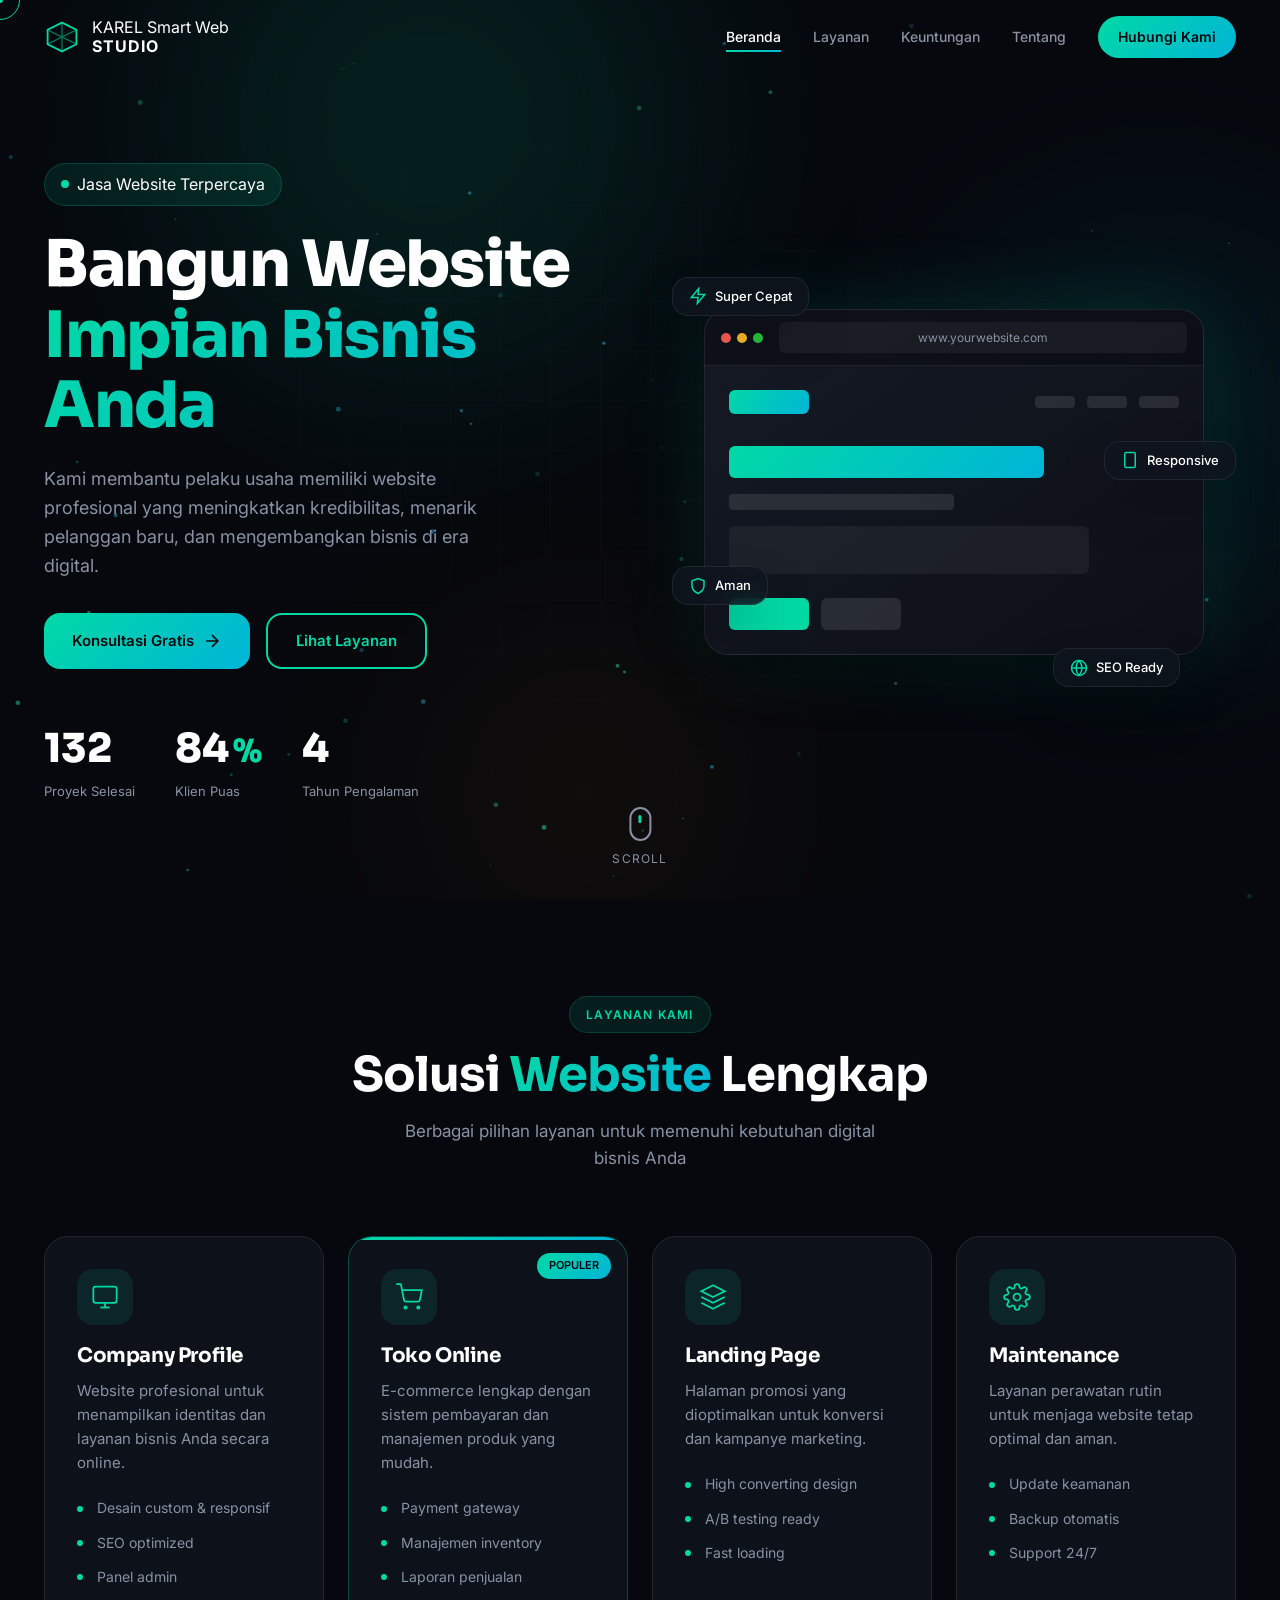
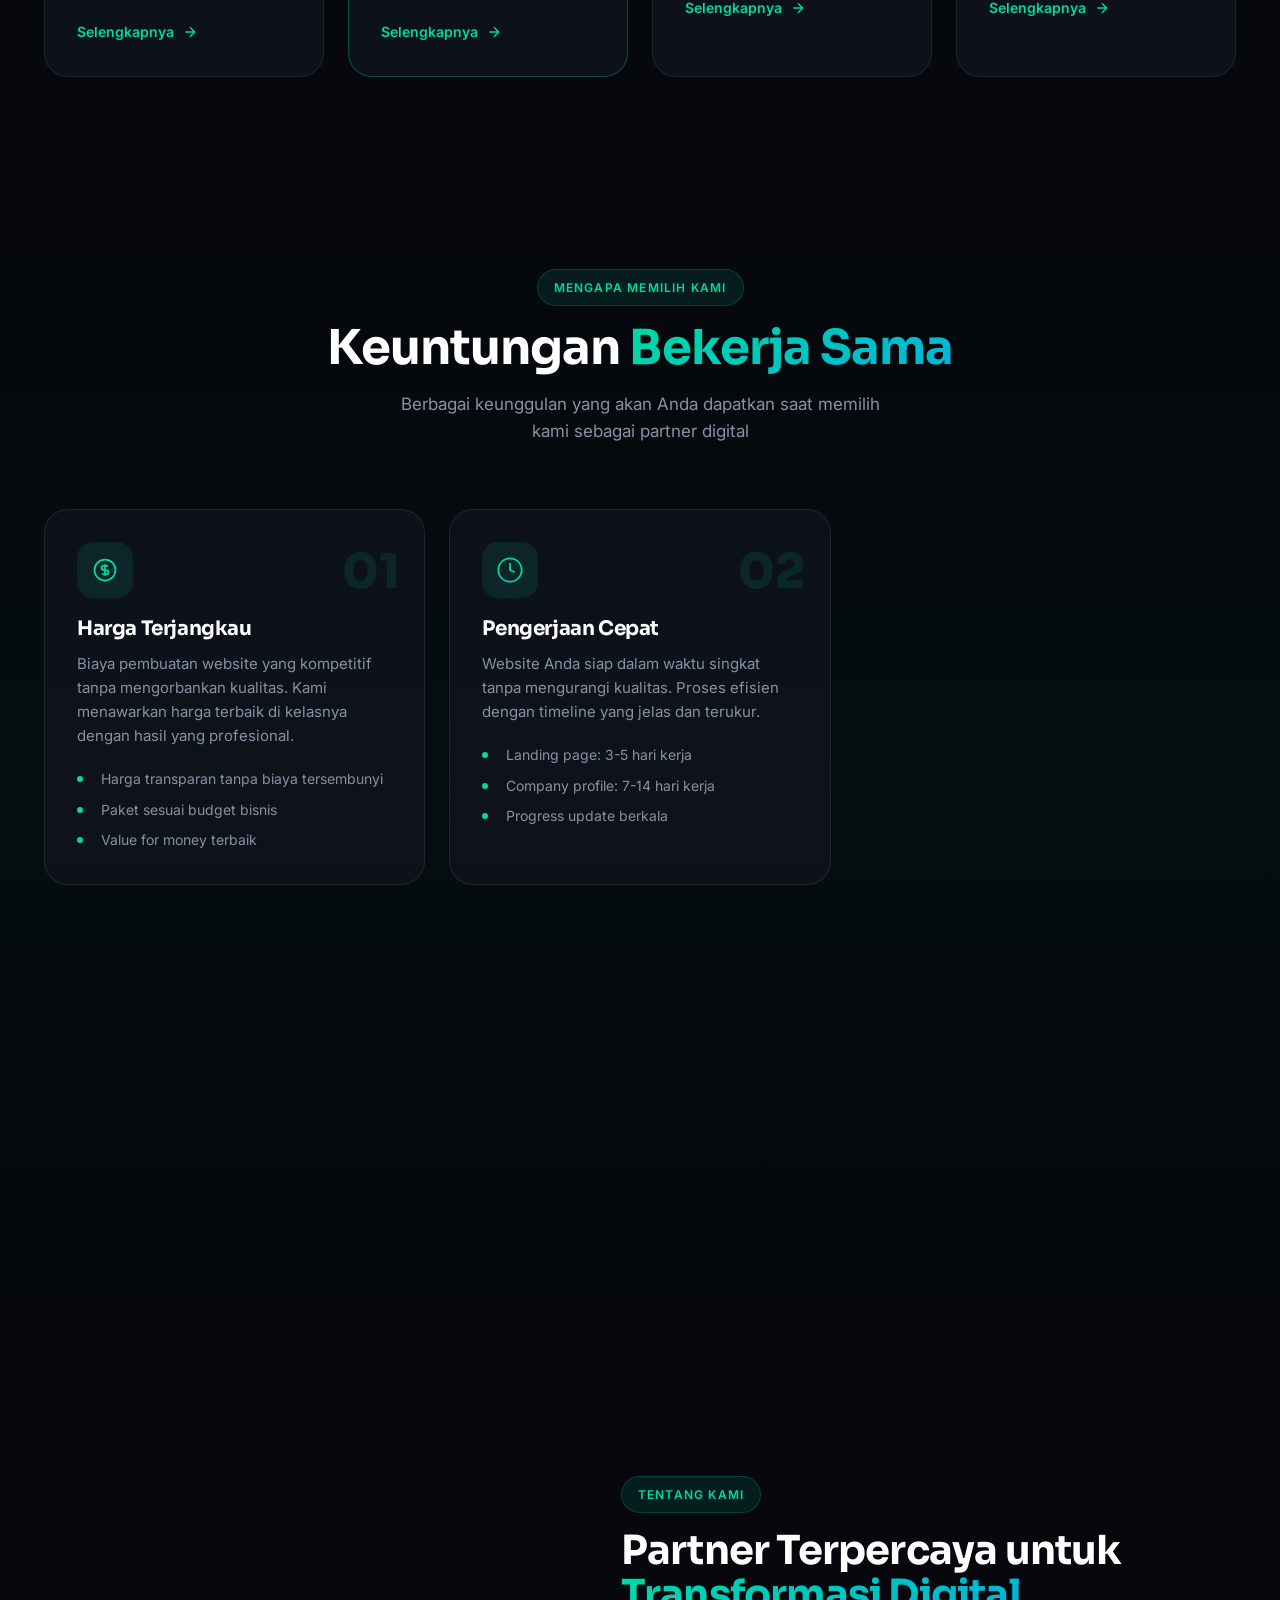
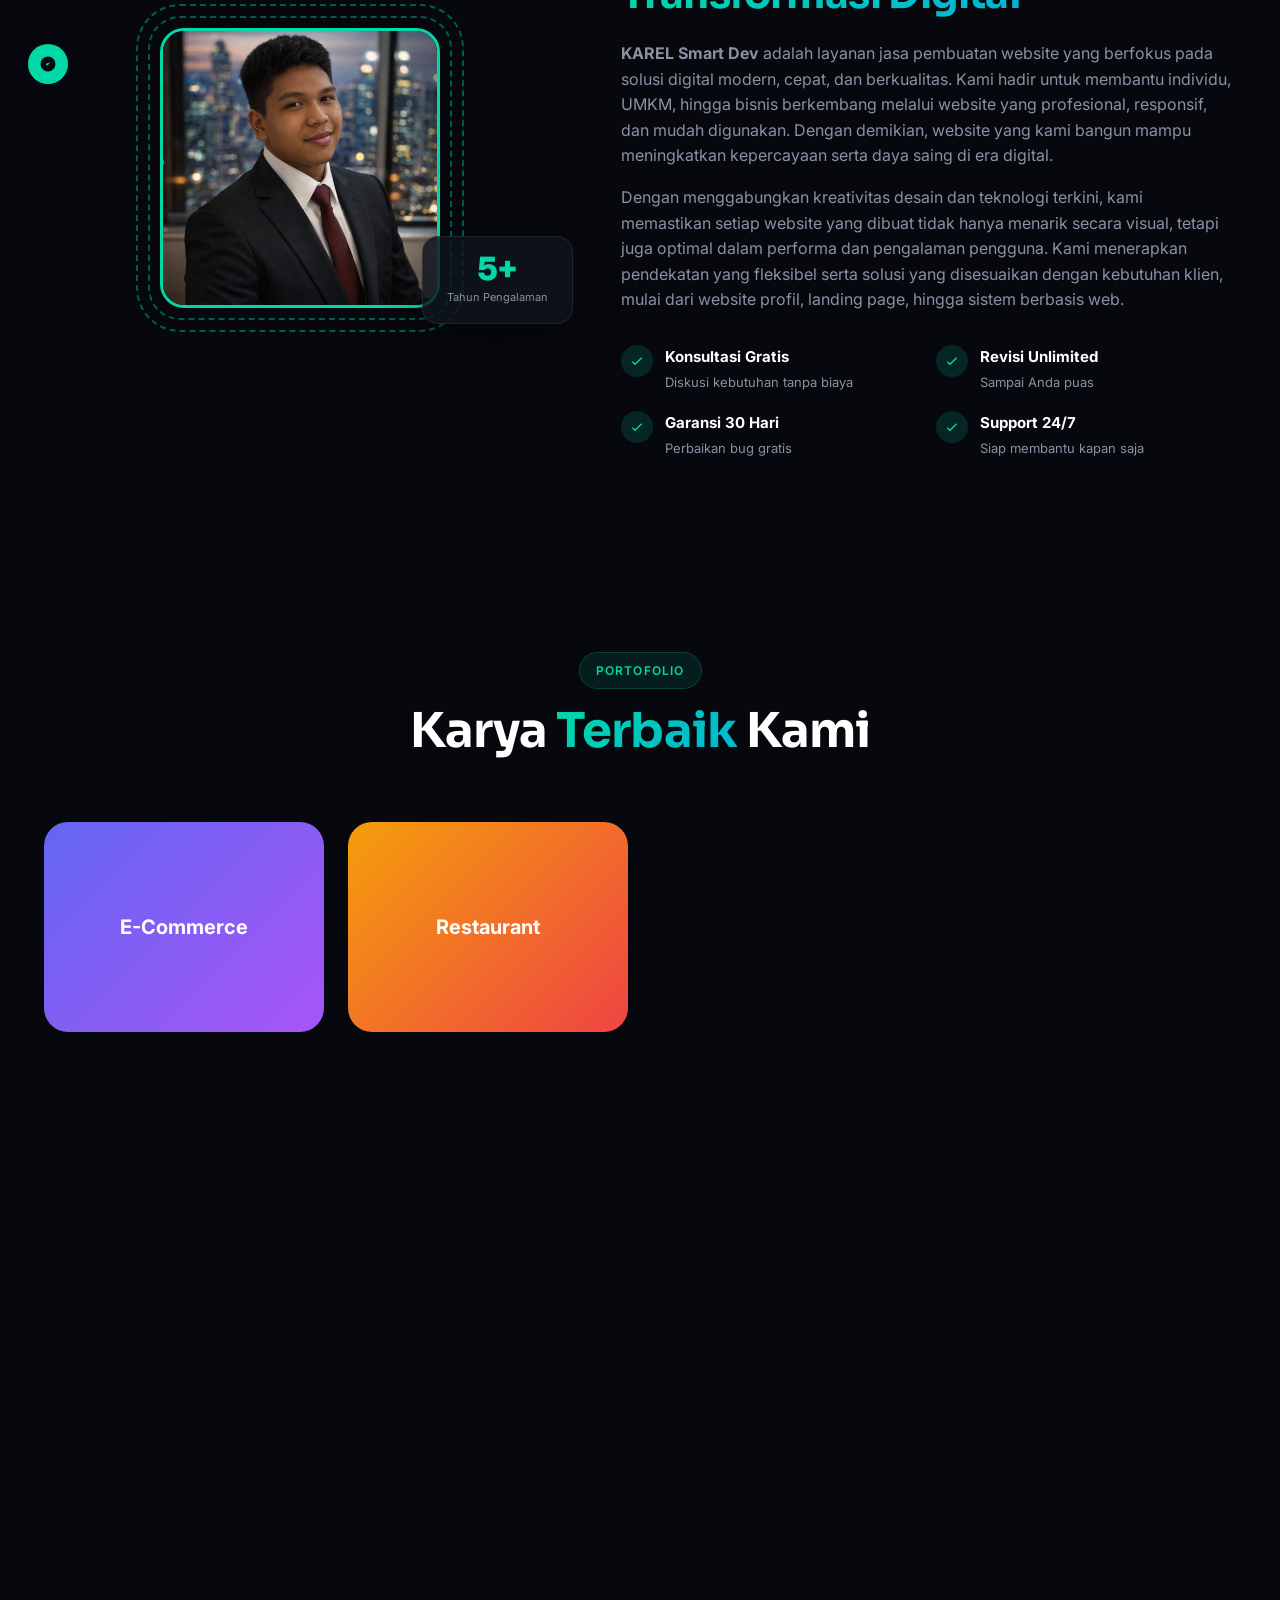
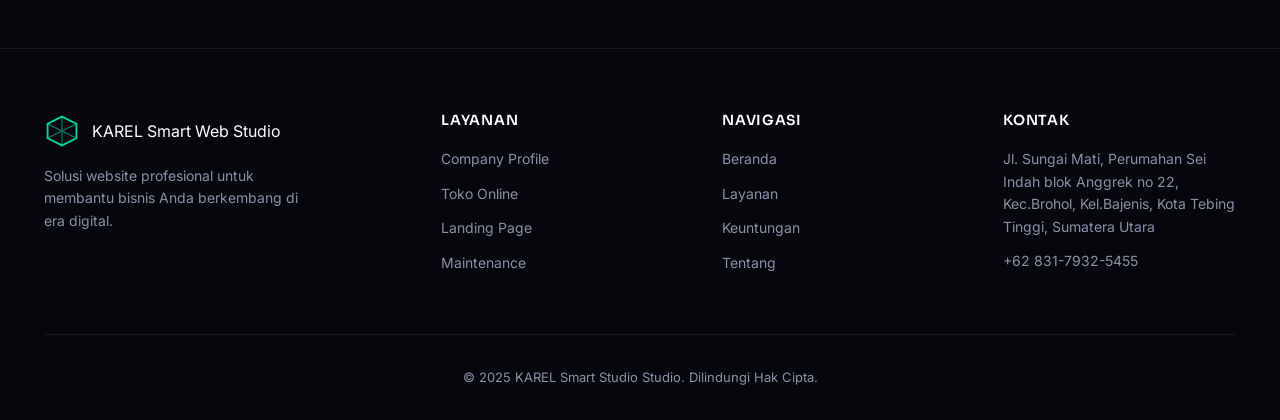
<file: index.html>
<!DOCTYPE html>
<html lang="id">
<head>
    <meta charset="UTF-8">
    <meta name="viewport" content="width=device-width, initial-scale=1.0">
    <title>KAREL Smart Web Studio - Jasa Pembuatan Website Profesional</title>

    <!-- Favicon -->
    <link rel="icon" type="image/jpeg" href="favicon-removebg-preview.png">

    <link rel="preconnect" href="https://fonts.googleapis.com">
    <link rel="preconnect" href="https://fonts.gstatic.com" crossorigin>
    <link href="https://fonts.googleapis.com/css2?family=Sora:wght@300;400;500;600;700;800&family=Inter:wght@300;400;500;600&display=swap" rel="stylesheet">
    <link rel="stylesheet" href="style.css">
</head>
<body>
    <!-- Preloader -->
    <div class="preloader" id="preloader">
        <div class="preloader-box">
            <div class="loader-ring">
                <svg viewBox="0 0 100 100">
                    <circle cx="50" cy="50" r="45" fill="none" stroke-width="4" stroke-linecap="round"/>
                </svg>
            </div>
            <span class="loader-text">Memuat</span>
        </div>
    </div>

    <!-- Cursor -->
    <div class="cursor-dot" id="cursorDot"></div>
    <div class="cursor-ring" id="cursorRing"></div>

    <!-- Background Canvas -->
    <canvas id="bgCanvas"></canvas>

    <!-- Navigation -->
    <header class="header" id="header">
        <nav class="nav container">
            <a href="index.html" class="logo">
                <div class="logo-icon">
                    <svg viewBox="0 0 40 40" fill="none">
                        <path d="M20 4L36 12V28L20 36L4 28V12L20 4Z" stroke="currentColor" stroke-width="2"/>
                        <path d="M20 4V36M4 12L36 28M36 12L4 28" stroke="currentColor" stroke-width="1.5" opacity="0.5"/>
                    </svg>
                </div>
                <span class="logo-text">
                    KAREL Smart Web <br>
                    <strong>STUDIO</strong>
                </span>
            </a>
            
            <div class="nav-menu" id="navMenu">
                <a href="index.html" class="nav-link active">Beranda</a>
                <a href="layanan.html" class="nav-link">Layanan</a>
                <a href="#keuntungan" class="nav-link">Keuntungan</a>
                <a href="#tentang" class="nav-link">Tentang</a>
                <a href="#kontak" class="nav-link nav-cta">Hubungi Kami</a>
            </div>

            <button class="nav-toggle" id="navToggle" aria-label="Menu">
                <span></span>
                <span></span>
                <span></span>
            </button>
        </nav>
    </header>

    <!-- Hero Section -->
    <section class="hero" id="hero">
        <div class="hero-bg">
            <div class="gradient-orb orb-1"></div>
            <div class="gradient-orb orb-2"></div>
            <div class="gradient-orb orb-3"></div>
            <div class="grid-overlay"></div>
        </div>

        <div class="container hero-container">
            <div class="hero-content">
                <div class="hero-badge reveal">
                    <span class="badge-pulse"></span>
                    <span>Jasa Website Terpercaya</span>
                </div>

                <h1 class="hero-title reveal">
                    <span class="title-row">Bangun Website</span>
                    <span class="title-row title-gradient">Impian Bisnis Anda</span>
                </h1>

                <p class="hero-desc reveal">
                    Kami membantu pelaku usaha memiliki website profesional yang meningkatkan 
                    kredibilitas, menarik pelanggan baru, dan mengembangkan bisnis di era digital.
                </p>

                <div class="hero-buttons reveal">
                    <a href="https://wa.me/6283179325455?text=Halo,%20Apakah%20ini%20jasa%20pembuatan%20website?" target="_blank" class="btn btn-primary">
                        <span>Konsultasi Gratis</span>
                        <svg width="20" height="20" viewBox="0 0 24 24" fill="none" stroke="currentColor" stroke-width="2">
                            <path d="M5 12h14M12 5l7 7-7 7"/>
                        </svg>
                    </a>
                    <a href="layanan.html" class="btn btn-outline">
                        Lihat Layanan
                    </a>
                </div>

                <div class="hero-stats reveal">
                    <div class="stat-box">
                        <span class="stat-num" data-count="150">0</span>
                        <span class="stat-label">Proyek Selesai</span>
                    </div>
                    <div class="stat-box">
                        <span class="stat-num" data-count="98">0</span>
                        <span class="stat-suffix">%</span>
                        <span class="stat-label">Klien Puas</span>
                    </div>
                    <div class="stat-box">
                        <span class="stat-num" data-count="5">0</span>
                        <span class="stat-label">Tahun Pengalaman</span>
                    </div>
                </div>
            </div>

            <div class="hero-visual reveal">
                <div class="visual-container">
                    <!-- 3D Card Mockup -->
                    <div class="card-mockup">
                        <div class="mockup-header">
                            <div class="mockup-dots">
                                <span></span><span></span><span></span>
                            </div>
                            <div class="mockup-url">www.yourwebsite.com</div>
                        </div>
                        <div class="mockup-body">
                            <div class="mockup-nav">
                                <div class="nav-item"></div>
                                <div class="nav-items">
                                    <span></span><span></span><span></span>
                                </div>
                            </div>
                            <div class="mockup-hero-content">
                                <div class="mockup-title"></div>
                                <div class="mockup-subtitle"></div>
                                <div class="mockup-text"></div>
                                <div class="mockup-btns">
                                    <div class="mockup-btn primary"></div>
                                    <div class="mockup-btn"></div>
                                </div>
                            </div>
                        </div>
                    </div>

                    <!-- Floating Elements -->
                    <div class="float-element el-1">
                        <svg viewBox="0 0 24 24" fill="none" stroke="currentColor" stroke-width="2">
                            <path d="M13 2L3 14h9l-1 8 10-12h-9l1-8z"/>
                        </svg>
                        <span>Super Cepat</span>
                    </div>
                    <div class="float-element el-2">
                        <svg viewBox="0 0 24 24" fill="none" stroke="currentColor" stroke-width="2">
                            <rect x="5" y="2" width="14" height="20" rx="2"/>
                            <line x1="12" y1="18" x2="12.01" y2="18"/>
                        </svg>
                        <span>Responsive</span>
                    </div>
                    <div class="float-element el-3">
                        <svg viewBox="0 0 24 24" fill="none" stroke="currentColor" stroke-width="2">
                            <path d="M12 22s8-4 8-10V5l-8-3-8 3v7c0 6 8 10 8 10z"/>
                        </svg>
                        <span>Aman</span>
                    </div>
                    <div class="float-element el-4">
                        <svg viewBox="0 0 24 24" fill="none" stroke="currentColor" stroke-width="2">
                            <circle cx="12" cy="12" r="10"/>
                            <path d="M2 12h20M12 2a15.3 15.3 0 0 1 4 10 15.3 15.3 0 0 1-4 10 15.3 15.3 0 0 1-4-10 15.3 15.3 0 0 1 4-10z"/>
                        </svg>
                        <span>SEO Ready</span>
                    </div>
                </div>
            </div>
        </div>

        <div class="scroll-indicator">
            <div class="scroll-mouse">
                <div class="scroll-dot"></div>
            </div>
            <span>Scroll</span>
        </div>
    </section>

    <!-- Services Section -->
    <section class="services" id="layanan">
        <div class="container">
            <div class="section-head">
                <span class="section-tag reveal">Layanan Kami</span>
                <h2 class="section-title reveal">
                    Solusi <span class="text-gradient">Website</span> Lengkap
                </h2>
                <p class="section-desc reveal">
                    Berbagai pilihan layanan untuk memenuhi kebutuhan digital bisnis Anda
                </p>
            </div>

            <div class="services-grid">
                <article class="service-card reveal">
                    <div class="card-glow"></div>
                    <div class="service-icon">
                        <svg viewBox="0 0 24 24" fill="none" stroke="currentColor" stroke-width="1.5">
                            <rect x="2" y="3" width="20" height="14" rx="2"/>
                            <line x1="8" y1="21" x2="16" y2="21"/>
                            <line x1="12" y1="17" x2="12" y2="21"/>
                        </svg>
                    </div>
                    <h3>Company Profile</h3>
                    <p>Website profesional untuk menampilkan identitas dan layanan bisnis Anda secara online.</p>
                    <ul class="service-list">
                        <li>Desain custom & responsif</li>
                        <li>SEO optimized</li>
                        <li>Panel admin</li>
                    </ul>
                    <a href="layanan.html" class="service-link">
                        Selengkapnya
                        <svg width="16" height="16" viewBox="0 0 24 24" fill="none" stroke="currentColor" stroke-width="2">
                            <path d="M5 12h14M12 5l7 7-7 7"/>
                        </svg>
                    </a>
                </article>

                <article class="service-card featured reveal">
                    <span class="featured-tag">Populer</span>
                    <div class="card-glow"></div>
                    <div class="service-icon">
                        <svg viewBox="0 0 24 24" fill="none" stroke="currentColor" stroke-width="1.5">
                            <circle cx="9" cy="21" r="1"/>
                            <circle cx="20" cy="21" r="1"/>
                            <path d="M1 1h4l2.68 13.39a2 2 0 0 0 2 1.61h9.72a2 2 0 0 0 2-1.61L23 6H6"/>
                        </svg>
                    </div>
                    <h3>Toko Online</h3>
                    <p>E-commerce lengkap dengan sistem pembayaran dan manajemen produk yang mudah.</p>
                    <ul class="service-list">
                        <li>Payment gateway</li>
                        <li>Manajemen inventory</li>
                        <li>Laporan penjualan</li>
                    </ul>
                    <a href="layanan.html" class="service-link">
                        Selengkapnya
                        <svg width="16" height="16" viewBox="0 0 24 24" fill="none" stroke="currentColor" stroke-width="2">
                            <path d="M5 12h14M12 5l7 7-7 7"/>
                        </svg>
                    </a>
                </article>

                <article class="service-card reveal">
                    <div class="card-glow"></div>
                    <div class="service-icon">
                        <svg viewBox="0 0 24 24" fill="none" stroke="currentColor" stroke-width="1.5">
                            <polygon points="12 2 2 7 12 12 22 7 12 2"/>
                            <polyline points="2 17 12 22 22 17"/>
                            <polyline points="2 12 12 17 22 12"/>
                        </svg>
                    </div>
                    <h3>Landing Page</h3>
                    <p>Halaman promosi yang dioptimalkan untuk konversi dan kampanye marketing.</p>
                    <ul class="service-list">
                        <li>High converting design</li>
                        <li>A/B testing ready</li>
                        <li>Fast loading</li>
                    </ul>
                    <a href="layanan.html" class="service-link">
                        Selengkapnya
                        <svg width="16" height="16" viewBox="0 0 24 24" fill="none" stroke="currentColor" stroke-width="2">
                            <path d="M5 12h14M12 5l7 7-7 7"/>
                        </svg>
                    </a>
                </article>

                <article class="service-card reveal">
                    <div class="card-glow"></div>
                    <div class="service-icon">
                        <svg viewBox="0 0 24 24" fill="none" stroke="currentColor" stroke-width="1.5">
                            <circle cx="12" cy="12" r="3"/>
                            <path d="M19.4 15a1.65 1.65 0 0 0 .33 1.82l.06.06a2 2 0 0 1-2.83 2.83l-.06-.06a1.65 1.65 0 0 0-1.82-.33 1.65 1.65 0 0 0-1 1.51V21a2 2 0 0 1-4 0v-.09A1.65 1.65 0 0 0 9 19.4a1.65 1.65 0 0 0-1.82.33l-.06.06a2 2 0 0 1-2.83-2.83l.06-.06a1.65 1.65 0 0 0 .33-1.82 1.65 1.65 0 0 0-1.51-1H3a2 2 0 0 1 0-4h.09A1.65 1.65 0 0 0 4.6 9a1.65 1.65 0 0 0-.33-1.82l-.06-.06a2 2 0 0 1 2.83-2.83l.06.06a1.65 1.65 0 0 0 1.82.33H9a1.65 1.65 0 0 0 1-1.51V3a2 2 0 0 1 4 0v.09a1.65 1.65 0 0 0 1 1.51 1.65 1.65 0 0 0 1.82-.33l.06-.06a2 2 0 0 1 2.83 2.83l-.06.06a1.65 1.65 0 0 0-.33 1.82V9c.26.604.852.997 1.51 1H21a2 2 0 0 1 0 4h-.09a1.65 1.65 0 0 0-1.51 1z"/>
                        </svg>
                    </div>
                    <h3>Maintenance</h3>
                    <p>Layanan perawatan rutin untuk menjaga website tetap optimal dan aman.</p>
                    <ul class="service-list">
                        <li>Update keamanan</li>
                        <li>Backup otomatis</li>
                        <li>Support 24/7</li>
                    </ul>
                    <a href="layanan.html" class="service-link">
                        Selengkapnya
                        <svg width="16" height="16" viewBox="0 0 24 24" fill="none" stroke="currentColor" stroke-width="2">
                            <path d="M5 12h14M12 5l7 7-7 7"/>
                        </svg>
                    </a>
                </article>
            </div>
        </div>
    </section>

    <!-- Benefits Section -->
    <section class="benefits" id="keuntungan">
        <div class="container">
            <div class="section-head">
                <span class="section-tag reveal">Mengapa Memilih Kami</span>
                <h2 class="section-title reveal">
                    Keuntungan <span class="text-gradient">Bekerja Sama</span>
                </h2>
                <p class="section-desc reveal">
                    Berbagai keunggulan yang akan Anda dapatkan saat memilih kami sebagai partner digital
                </p>
            </div>

            <div class="benefits-grid">
                <div class="benefit-card reveal">
                    <div class="benefit-num">01</div>
                    <div class="benefit-icon">
                        <svg viewBox="0 0 24 24" fill="none" stroke="currentColor" stroke-width="1.5">
                            <path d="M12 8c-1.657 0-3 .895-3 2s1.343 2 3 2 3 .895 3 2-1.343 2-3 2m0-8c1.11 0 2.08.402 2.599 1M12 8V7m0 1v8m0 0v1m0-1c-1.11 0-2.08-.402-2.599-1M21 12a9 9 0 11-18 0 9 9 0 0118 0z"/>
                        </svg>
                    </div>
                    <h3>Harga Terjangkau</h3>
                    <p>Biaya pembuatan website yang kompetitif tanpa mengorbankan kualitas. Kami menawarkan harga terbaik di kelasnya dengan hasil yang profesional.</p>
                    <ul class="benefit-points">
                        <li>Harga transparan tanpa biaya tersembunyi</li>
                        <li>Paket sesuai budget bisnis</li>
                        <li>Value for money terbaik</li>
                    </ul>
                </div>

                <div class="benefit-card reveal">
                    <div class="benefit-num">02</div>
                    <div class="benefit-icon">
                        <svg viewBox="0 0 24 24" fill="none" stroke="currentColor" stroke-width="1.5">
                            <circle cx="12" cy="12" r="10"/>
                            <polyline points="12 6 12 12 16 14"/>
                        </svg>
                    </div>
                    <h3>Pengerjaan Cepat</h3>
                    <p>Website Anda siap dalam waktu singkat tanpa mengurangi kualitas. Proses efisien dengan timeline yang jelas dan terukur.</p>
                    <ul class="benefit-points">
                        <li>Landing page: 3-5 hari kerja</li>
                        <li>Company profile: 7-14 hari kerja</li>
                        <li>Progress update berkala</li>
                    </ul>
                </div>

                <div class="benefit-card reveal">
                    <div class="benefit-num">03</div>
                    <div class="benefit-icon">
                        <svg viewBox="0 0 24 24" fill="none" stroke="currentColor" stroke-width="1.5">
                            <path d="M9 12l2 2 4-4m5.618-4.016A11.955 11.955 0 0112 2.944a11.955 11.955 0 01-8.618 3.04A12.02 12.02 0 003 9c0 5.591 3.824 10.29 9 11.622 5.176-1.332 9-6.03 9-11.622 0-1.042-.133-2.052-.382-3.016z"/>
                        </svg>
                    </div>
                    <h3>Garansi Kepuasan</h3>
                    <p>Kami berkomitmen penuh pada kepuasan Anda. Revisi tanpa batas hingga website sesuai dengan keinginan Anda.</p>
                    <ul class="benefit-points">
                        <li>Revisi unlimited sampai puas</li>
                        <li>Garansi bug 30 hari</li>
                        <li>Money back guarantee</li>
                    </ul>
                </div>

                <div class="benefit-card reveal">
                    <div class="benefit-num">04</div>
                    <div class="benefit-icon">
                        <svg viewBox="0 0 24 24" fill="none" stroke="currentColor" stroke-width="1.5">
                            <path d="M18.364 5.636l-3.536 3.536m0 5.656l3.536 3.536M9.172 9.172L5.636 5.636m3.536 9.192l-3.536 3.536M21 12a9 9 0 11-18 0 9 9 0 0118 0zm-5 0a4 4 0 11-8 0 4 4 0 018 0z"/>
                        </svg>
                    </div>
                    <h3>Support Responsif</h3>
                    <p>Tim support kami siap membantu kapan saja Anda butuhkan. Respons cepat dan solusi tepat untuk setiap kendala.</p>
                    <ul class="benefit-points">
                        <li>Respon dalam 1 jam kerja</li>
                        <li>Support via WhatsApp</li>
                        <li>Dedicated account manager</li>
                    </ul>
                </div>

                <div class="benefit-card reveal">
                    <div class="benefit-num">05</div>
                    <div class="benefit-icon">
                        <svg viewBox="0 0 24 24" fill="none" stroke="currentColor" stroke-width="1.5">
                            <path d="M10 20l4-16m4 4l4 4-4 4M6 16l-4-4 4-4"/>
                        </svg>
                    </div>
                    <h3>Desain Modern</h3>
                    <p>Website dengan desain terkini yang mengikuti tren dan best practice industri. Tampilan profesional yang meningkatkan kredibilitas bisnis.</p>
                    <ul class="benefit-points">
                        <li>Desain custom, bukan template</li>
                        <li>Desain yang user-friendly</li>
                        <li>Responsive di semua device</li>
                    </ul>
                </div>

                <div class="benefit-card reveal">
                    <div class="benefit-num">06</div>
                    <div class="benefit-icon">
                        <svg viewBox="0 0 24 24" fill="none" stroke="currentColor" stroke-width="1.5">
                            <path d="M9 19v-6a2 2 0 00-2-2H5a2 2 0 00-2 2v6a2 2 0 002 2h2a2 2 0 002-2zm0 0V9a2 2 0 012-2h2a2 2 0 012 2v10m-6 0a2 2 0 002 2h2a2 2 0 002-2m0 0V5a2 2 0 012-2h2a2 2 0 012 2v14a2 2 0 01-2 2h-2a2 2 0 01-2-2z"/>
                        </svg>
                    </div>
                    <h3>SEO Optimized</h3>
                    <p>Website dibangun dengan struktur SEO yang baik untuk meningkatkan visibilitas di mesin pencari Google.</p>
                    <ul class="benefit-points">
                        <li>On-page SEO optimized</li>
                        <li>Fast loading speed</li>
                        <li>Google Search Console setup</li>
                    </ul>
                </div>
            </div>
        </div>
    </section>

    <!-- About Section -->
    <section class="about" id="tentang">
        <div class="container">
            <div class="about-wrapper">
                <div class="about-image reveal">
                    <div class="image-box">
                        <div class="profile-frame">
                            <img src="oranh.jpg" alt="Foto Profil" class="profile-img" id="profileImg">
                            <div class="frame-ring ring-1"></div>
                            <div class="frame-ring ring-2"></div>
                        </div>
                        <div class="experience-badge">
                            <span class="exp-num">5+</span>
                            <span class="exp-text">Tahun Pengalaman</span>
                        </div>
                        <div class="verified-badge">
                            <svg viewBox="0 0 24 24" fill="currentColor">
                                <path d="M9 12l2 2 4-4m6 2a9 9 0 11-18 0 9 9 0 0118 0z"/>
                            </svg>
                        </div>
                    </div>
                </div>

                <div class="about-content reveal">
                    <span class="section-tag">Tentang Kami</span>
                    <h2 class="about-title">
                        Partner Terpercaya untuk<br>
                        <span class="text-gradient">Transformasi Digital</span>
                    </h2>
                    <p class="about-text">
    <strong>KAREL Smart Dev</strong> adalah layanan jasa pembuatan website yang berfokus pada solusi digital modern, cepat, dan berkualitas. 
    Kami hadir untuk membantu individu, UMKM, hingga bisnis berkembang melalui website yang profesional, responsif, dan mudah digunakan. 
    Dengan demikian, website yang kami bangun mampu meningkatkan kepercayaan serta daya saing di era digital.
</p>

<p class="about-text">
    Dengan menggabungkan kreativitas desain dan teknologi terkini, kami memastikan setiap website yang dibuat tidak hanya menarik secara visual, 
    tetapi juga optimal dalam performa dan pengalaman pengguna. Kami menerapkan pendekatan yang fleksibel serta solusi yang disesuaikan 
    dengan kebutuhan klien, mulai dari website profil, landing page, hingga sistem berbasis web.
</p>
                    <div class="about-features">
                        <div class="about-feature">
                            <div class="af-icon">
                                <svg viewBox="0 0 24 24" fill="none" stroke="currentColor" stroke-width="2">
                                    <path d="M5 13l4 4L19 7"/>
                                </svg>
                            </div>
                            <div class="af-text">
                                <strong>Konsultasi Gratis</strong>
                                <span>Diskusi kebutuhan tanpa biaya</span>
                            </div>
                        </div>
                        <div class="about-feature">
                            <div class="af-icon">
                                <svg viewBox="0 0 24 24" fill="none" stroke="currentColor" stroke-width="2">
                                    <path d="M5 13l4 4L19 7"/>
                                </svg>
                            </div>
                            <div class="af-text">
                                <strong>Revisi Unlimited</strong>
                                <span>Sampai Anda puas</span>
                            </div>
                        </div>
                        <div class="about-feature">
                            <div class="af-icon">
                                <svg viewBox="0 0 24 24" fill="none" stroke="currentColor" stroke-width="2">
                                    <path d="M5 13l4 4L19 7"/>
                                </svg>
                            </div>
                            <div class="af-text">
                                <strong>Garansi 30 Hari</strong>
                                <span>Perbaikan bug gratis</span>
                            </div>
                        </div>
                        <div class="about-feature">
                            <div class="af-icon">
                                <svg viewBox="0 0 24 24" fill="none" stroke="currentColor" stroke-width="2">
                                    <path d="M5 13l4 4L19 7"/>
                                </svg>
                            </div>
                            <div class="af-text">
                                <strong>Support 24/7</strong>
                                <span>Siap membantu kapan saja</span>
                            </div>
                        </div>
                    </div>
                </div>
            </div>
        </div>
    </section>

    <!-- Portfolio Section -->
    <section class="portfolio" id="portofolio">
        <div class="container">
            <div class="section-head">
                <span class="section-tag reveal">Portofolio</span>
                <h2 class="section-title reveal">
                    Karya <span class="text-gradient">Terbaik</span> Kami
                </h2>
            </div>

            <div class="portfolio-grid">
                <article class="portfolio-card reveal">
                    <div class="portfolio-img" style="background: linear-gradient(135deg, #6366f1, #a855f7);">
                        <span>E-Commerce</span>
                    </div>
                    <div class="portfolio-overlay">
                        <span class="portfolio-cat">Toko Online</span>
                        <h3>Fashion Store</h3>
                        <p>Website e-commerce dengan fitur lengkap</p>
                    </div>
                </article>

                <article class="portfolio-card reveal">
                    <div class="portfolio-img" style="background: linear-gradient(135deg, #f59e0b, #ef4444);">
                        <span>Restaurant</span>
                    </div>
                    <div class="portfolio-overlay">
                        <span class="portfolio-cat">Company Profile</span>
                        <h3>Restoran & Kafe</h3>
                        <p>Website dengan menu digital</p>
                    </div>
                </article>

                <article class="portfolio-card reveal">
                    <div class="portfolio-img" style="background: linear-gradient(135deg, #06b6d4, #3b82f6);">
                        <span>Healthcare</span>
                    </div>
                    <div class="portfolio-overlay">
                        <span class="portfolio-cat">Sistem Informasi</span>
                        <h3>Klinik Kesehatan</h3>
                        <p>Sistem booking online</p>
                    </div>
                </article>

                <article class="portfolio-card reveal">
                    <div class="portfolio-img" style="background: linear-gradient(135deg, #10b981, #059669);">
                        <span>Property</span>
                    </div>
                    <div class="portfolio-overlay">
                        <span class="portfolio-cat">Real Estate</span>
                        <h3>Agen Properti</h3>
                        <p>Listing dengan filter pencarian</p>
                    </div>
                </article>
            </div>
        </div>
    </section>

    <!-- CTA Section -->
    <section class="cta-section" id="kontak">
        <div class="container">
            <div class="cta-box reveal">
                <div class="cta-bg">
                    <div class="cta-shape shape-1"></div>
                    <div class="cta-shape shape-2"></div>
                </div>
                <div class="cta-content">
                    <h2>Siap Membawa Bisnis Anda ke Era Digital?</h2>
                    <p>Konsultasikan kebutuhan website Anda sekarang. Tim kami siap membantu!</p>
                    <div class="cta-buttons">
                        <a href="https://wa.me/6283179325455?text=Halo,%20Apakah%20ini%20jasa%20pembuatan%20website?" target="_blank" class="btn btn-wa">
                            <svg width="24" height="24" viewBox="0 0 24 24" fill="currentColor">
                                <path d="M17.472 14.382c-.297-.149-1.758-.867-2.03-.967-.273-.099-.471-.148-.67.15-.197.297-.767.966-.94 1.164-.173.199-.347.223-.644.075-.297-.15-1.255-.463-2.39-1.475-.883-.788-1.48-1.761-1.653-2.059-.173-.297-.018-.458.13-.606.134-.133.298-.347.446-.52.149-.174.198-.298.298-.497.099-.198.05-.371-.025-.52-.075-.149-.669-1.612-.916-2.207-.242-.579-.487-.5-.669-.51-.173-.008-.371-.01-.57-.01-.198 0-.52.074-.792.372-.272.297-1.04 1.016-1.04 2.479 0 1.462 1.065 2.875 1.213 3.074.149.198 2.096 3.2 5.077 4.487.709.306 1.262.489 1.694.625.712.227 1.36.195 1.871.118.571-.085 1.758-.719 2.006-1.413.248-.694.248-1.289.173-1.413-.074-.124-.272-.198-.57-.347m-5.421 7.403h-.004a9.87 9.87 0 01-5.031-1.378l-.361-.214-3.741.982.998-3.648-.235-.374a9.86 9.86 0 01-1.51-5.26c.001-5.45 4.436-9.884 9.888-9.884 2.64 0 5.122 1.03 6.988 2.898a9.825 9.825 0 012.893 6.994c-.003 5.45-4.437 9.884-9.885 9.884m8.413-18.297A11.815 11.815 0 0012.05 0C5.495 0 .16 5.335.157 11.892c0 2.096.547 4.142 1.588 5.945L.057 24l6.305-1.654a11.882 11.882 0 005.683 1.448h.005c6.554 0 11.89-5.335 11.893-11.893a11.821 11.821 0 00-3.48-8.413z"/>
                            </svg>
                            <span>Chat WhatsApp</span>
                        </a>
                        <a href="https://maps.app.goo.gl/i7Uyxs25VHUaFj59A" target="_blank" class="btn btn-outline-light">
                            <svg width="20" height="20" viewBox="0 0 24 24" fill="none" stroke="currentColor" stroke-width="2">
                                <path d="M21 10c0 7-9 13-9 13s-9-6-9-13a9 9 0 0 1 18 0z"/>
                                <circle cx="12" cy="10" r="3"/>
                            </svg>
                            <span>Lihat Lokasi</span>
                        </a>
                    </div>
                </div>
            </div>
        </div>
    </section>

    <!-- Footer -->
    <footer class="footer">
        <div class="container">
            <div class="footer-grid">
                <div class="footer-brand">
                    <a href="index.html" class="logo">
                        <div class="logo-icon">
                            <svg viewBox="0 0 40 40" fill="none">
                                <path d="M20 4L36 12V28L20 36L4 28V12L20 4Z" stroke="currentColor" stroke-width="2"/>
                                <path d="M20 4V36M4 12L36 28M36 12L4 28" stroke="currentColor" stroke-width="1.5" opacity="0.5"/>
                            </svg>
                        </div>
                        <span class="logo-text">KAREL Smart Web Studio</span>
                    </a>
                    <p>Solusi website profesional untuk membantu bisnis Anda berkembang di era digital.</p>
                </div>
                <div class="footer-links">
                    <h4>Layanan</h4>
                    <ul>
                        <li><a href="layanan.html">Company Profile</a></li>
                        <li><a href="layanan.html">Toko Online</a></li>
                        <li><a href="layanan.html">Landing Page</a></li>
                        <li><a href="layanan.html">Maintenance</a></li>
                    </ul>
                </div>
                <div class="footer-links">
                    <h4>Navigasi</h4>
                    <ul>
                        <li><a href="index.html">Beranda</a></li>
                        <li><a href="layanan.html">Layanan</a></li>
                        <li><a href="#keuntungan">Keuntungan</a></li>
                        <li><a href="#tentang">Tentang</a></li>
                    </ul>
                </div>
                <div class="footer-contact">
                    <h4>Kontak</h4>
                    <p>Jl. Sungai Mati, Perumahan Sei Indah blok Anggrek no 22, Kec.Brohol, Kel.Bajenis, Kota Tebing Tinggi, Sumatera Utara</p>
                    <p>+62 831-7932-5455</p>
                </div>
            </div>
            <div class="footer-bottom">
                <p>&copy; 2025 KAREL Smart Studio Studio. Dilindungi Hak Cipta.</p>
            </div>
        </div>
    </footer>

    <script src="script.js"></script>
</body>
</html>
</file>
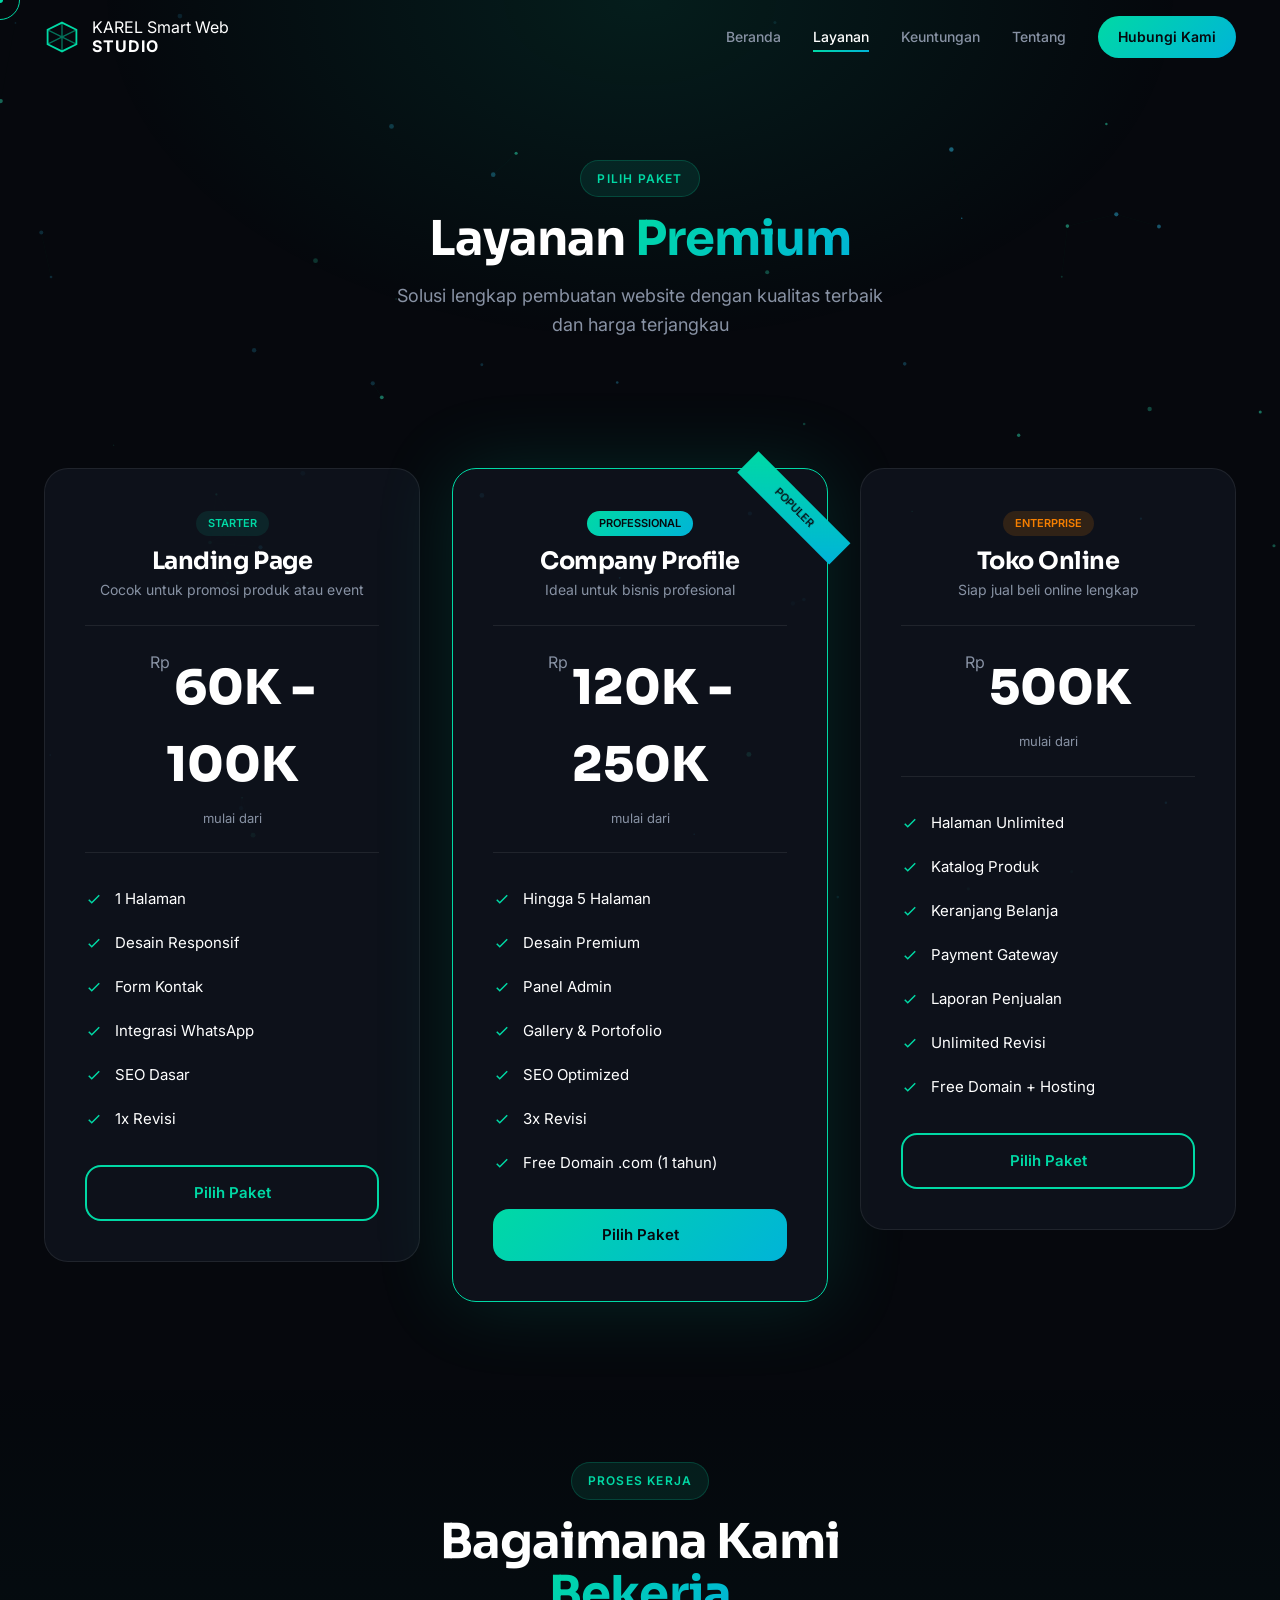
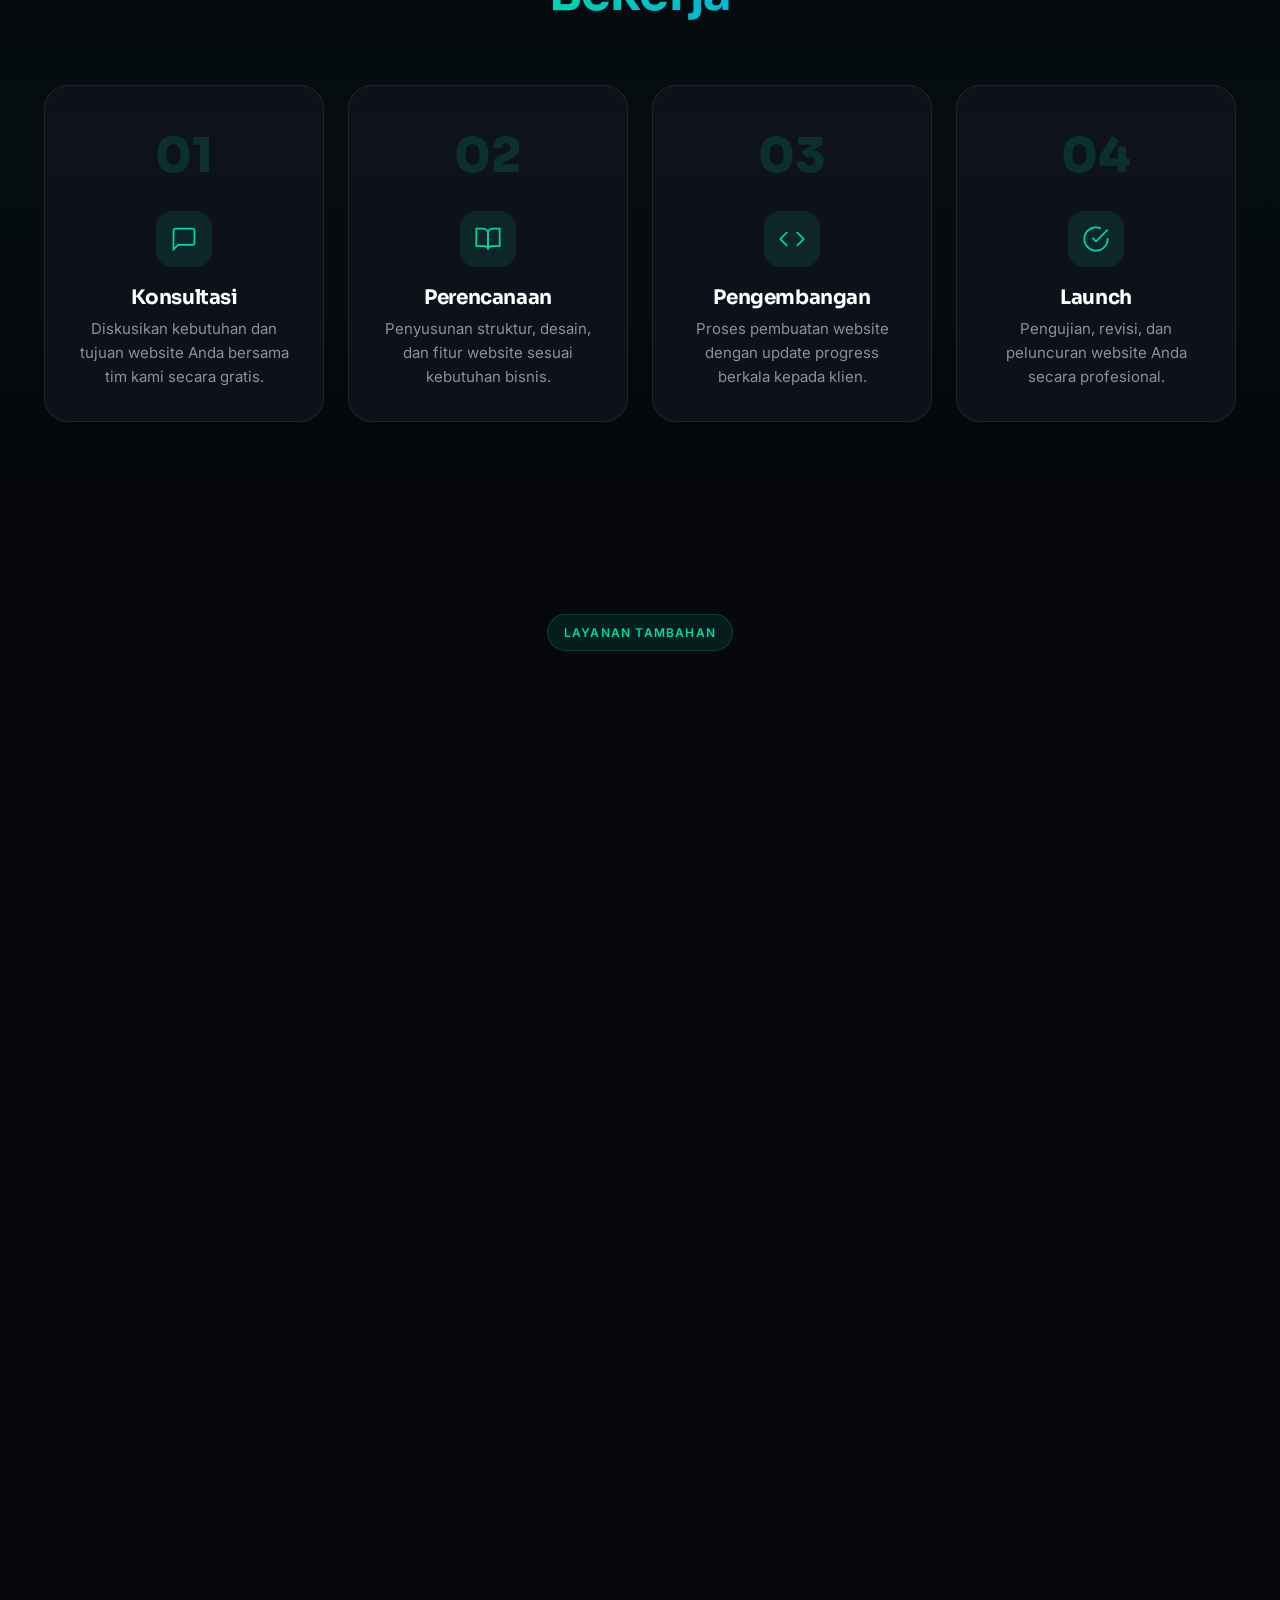
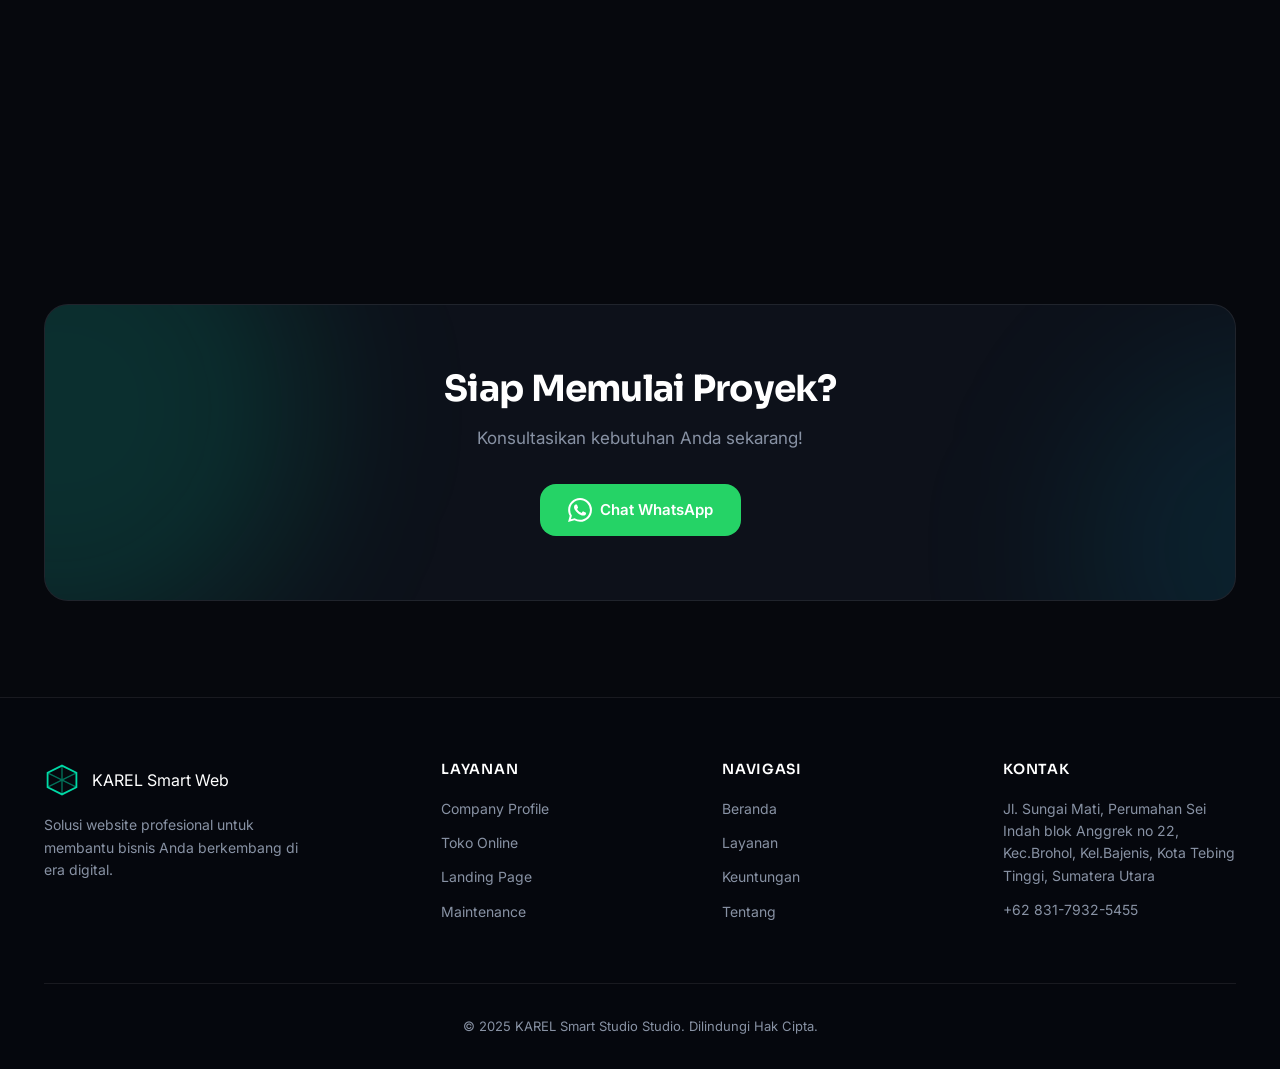
<file: layanan.html>
<!DOCTYPE html>
<html lang="id">
<head>
    <meta charset="UTF-8">
    <meta name="viewport" content="width=device-width, initial-scale=1.0">
    <title>Layanan - Jasa Pembuatan Website Profesional</title>

    <!-- Favicon -->
    <link rel="icon" type="image/jpeg" href="favicon-removebg-preview.png">

    <link rel="preconnect" href="https://fonts.googleapis.com">
    <link rel="preconnect" href="https://fonts.gstatic.com" crossorigin>
    <link href="https://fonts.googleapis.com/css2?family=Sora:wght@300;400;500;600;700;800&family=Inter:wght@300;400;500;600&display=swap" rel="stylesheet">
    <link rel="stylesheet" href="style.css">
</head>
<body>
    <!-- Preloader -->
    <div class="preloader" id="preloader">
        <div class="preloader-box">
            <div class="loader-ring">
                <svg viewBox="0 0 100 100">
                    <circle cx="50" cy="50" r="45" fill="none" stroke-width="4" stroke-linecap="round"/>
                </svg>
            </div>
            <span class="loader-text">Memuat</span>
        </div>
    </div>

    <!-- Cursor -->
    <div class="cursor-dot" id="cursorDot"></div>
    <div class="cursor-ring" id="cursorRing"></div>

    <!-- Background Canvas -->
    <canvas id="bgCanvas"></canvas>

    <!-- Navigation -->
    <header class="header" id="header">
        <nav class="nav container">
            <a href="index.html" class="logo">
                <div class="logo-icon">
                    <svg viewBox="0 0 40 40" fill="none">
                        <path d="M20 4L36 12V28L20 36L4 28V12L20 4Z" stroke="currentColor" stroke-width="2"/>
                        <path d="M20 4V36M4 12L36 28M36 12L4 28" stroke="currentColor" stroke-width="1.5" opacity="0.5"/>
                    </svg>
                </div>
                <span class="logo-text">
                    KAREL Smart Web <br>
                    <strong>STUDIO</strong>
                </span>
            </a>
            
            <div class="nav-menu" id="navMenu">
                <a href="index.html" class="nav-link">Beranda</a>
                <a href="layanan.html" class="nav-link active">Layanan</a>
                <a href="index.html#keuntungan" class="nav-link">Keuntungan</a>
                <a href="index.html#tentang" class="nav-link">Tentang</a>
                <a href="index.html#kontak" class="nav-link nav-cta">Hubungi Kami</a>
            </div>

            <button class="nav-toggle" id="navToggle" aria-label="Menu">
                <span></span>
                <span></span>
                <span></span>
            </button>
        </nav>
    </header>

    <!-- Page Hero -->
    <section class="page-hero">
        <div class="page-hero-bg"></div>
        <div class="container">
            <div class="page-hero-content reveal">
                <span class="section-tag">Pilih Paket</span>
                <h1>Layanan <span class="text-gradient">Premium</span></h1>
                <p>Solusi lengkap pembuatan website dengan kualitas terbaik dan harga terjangkau</p>
            </div>
        </div>
    </section>

    <!-- Pricing -->
    <section class="pricing">
        <div class="container">
            <div class="pricing-grid">
                <!-- Basic -->
                <div class="pricing-card reveal">
                    <div class="pricing-head">
                        <span class="pricing-badge">Starter</span>
                        <h3>Landing Page</h3>
                        <p>Cocok untuk promosi produk atau event</p>
                    </div>
                    <div class="pricing-price">
                        <span class="price-curr">Rp</span>
                        <span class="price-val">60K - 100K</span>
                        <span class="price-period">mulai dari</span>
                    </div>
                    <ul class="pricing-list">
                        <li><svg width="18" height="18" viewBox="0 0 24 24" fill="none" stroke="currentColor" stroke-width="2"><path d="M5 13l4 4L19 7"/></svg><span>1 Halaman</span></li>
                        <li><svg width="18" height="18" viewBox="0 0 24 24" fill="none" stroke="currentColor" stroke-width="2"><path d="M5 13l4 4L19 7"/></svg><span>Desain Responsif</span></li>
                        <li><svg width="18" height="18" viewBox="0 0 24 24" fill="none" stroke="currentColor" stroke-width="2"><path d="M5 13l4 4L19 7"/></svg><span>Form Kontak</span></li>
                        <li><svg width="18" height="18" viewBox="0 0 24 24" fill="none" stroke="currentColor" stroke-width="2"><path d="M5 13l4 4L19 7"/></svg><span>Integrasi WhatsApp</span></li>
                        <li><svg width="18" height="18" viewBox="0 0 24 24" fill="none" stroke="currentColor" stroke-width="2"><path d="M5 13l4 4L19 7"/></svg><span>SEO Dasar</span></li>
                        <li><svg width="18" height="18" viewBox="0 0 24 24" fill="none" stroke="currentColor" stroke-width="2"><path d="M5 13l4 4L19 7"/></svg><span>1x Revisi</span></li>
                    </ul>
                    <a href="https://wa.me/6283179325455?text=Halo,%20Apakah%20ini%20jasa%20pembuatan%20website?%20Saya%20tertarik%20paket%20Landing%20Page" target="_blank" class="btn btn-outline">Pilih Paket</a>
                </div>

                <!-- Pro -->
                <div class="pricing-card featured reveal">
                    <div class="featured-ribbon">Populer</div>
                    <div class="pricing-head">
                        <span class="pricing-badge pro">Professional</span>
                        <h3>Company Profile</h3>
                        <p>Ideal untuk bisnis profesional</p>
                    </div>
                    <div class="pricing-price">
                        <span class="price-curr">Rp</span>
                        <span class="price-val">120K - 250K</span>
                        <span class="price-period">mulai dari</span>
                    </div>
                    <ul class="pricing-list">
                        <li><svg width="18" height="18" viewBox="0 0 24 24" fill="none" stroke="currentColor" stroke-width="2"><path d="M5 13l4 4L19 7"/></svg><span>Hingga 5 Halaman</span></li>
                        <li><svg width="18" height="18" viewBox="0 0 24 24" fill="none" stroke="currentColor" stroke-width="2"><path d="M5 13l4 4L19 7"/></svg><span>Desain Premium</span></li>
                        <li><svg width="18" height="18" viewBox="0 0 24 24" fill="none" stroke="currentColor" stroke-width="2"><path d="M5 13l4 4L19 7"/></svg><span>Panel Admin</span></li>
                        <li><svg width="18" height="18" viewBox="0 0 24 24" fill="none" stroke="currentColor" stroke-width="2"><path d="M5 13l4 4L19 7"/></svg><span>Gallery & Portofolio</span></li>
                        <li><svg width="18" height="18" viewBox="0 0 24 24" fill="none" stroke="currentColor" stroke-width="2"><path d="M5 13l4 4L19 7"/></svg><span>SEO Optimized</span></li>
                        <li><svg width="18" height="18" viewBox="0 0 24 24" fill="none" stroke="currentColor" stroke-width="2"><path d="M5 13l4 4L19 7"/></svg><span>3x Revisi</span></li>
                        <li><svg width="18" height="18" viewBox="0 0 24 24" fill="none" stroke="currentColor" stroke-width="2"><path d="M5 13l4 4L19 7"/></svg><span>Free Domain .com (1 tahun)</span></li>
                    </ul>
                    <a href="https://wa.me/6283179325455?text=Halo,%20Apakah%20ini%20jasa%20pembuatan%20website?%20Saya%20tertarik%20paket%20Company%20Profile" target="_blank" class="btn btn-primary">Pilih Paket</a>
                </div>

                <!-- Enterprise -->
                <div class="pricing-card reveal">
                    <div class="pricing-head">
                        <span class="pricing-badge enterprise">Enterprise</span>
                        <h3>Toko Online</h3>
                        <p>Siap jual beli online lengkap</p>
                    </div>
                    <div class="pricing-price">
                        <span class="price-curr">Rp</span>
                        <span class="price-val">500K</span>
                        <span class="price-period">mulai dari</span>
                    </div>
                    <ul class="pricing-list">
                        <li><svg width="18" height="18" viewBox="0 0 24 24" fill="none" stroke="currentColor" stroke-width="2"><path d="M5 13l4 4L19 7"/></svg><span>Halaman Unlimited</span></li>
                        <li><svg width="18" height="18" viewBox="0 0 24 24" fill="none" stroke="currentColor" stroke-width="2"><path d="M5 13l4 4L19 7"/></svg><span>Katalog Produk</span></li>
                        <li><svg width="18" height="18" viewBox="0 0 24 24" fill="none" stroke="currentColor" stroke-width="2"><path d="M5 13l4 4L19 7"/></svg><span>Keranjang Belanja</span></li>
                        <li><svg width="18" height="18" viewBox="0 0 24 24" fill="none" stroke="currentColor" stroke-width="2"><path d="M5 13l4 4L19 7"/></svg><span>Payment Gateway</span></li>
                        <li><svg width="18" height="18" viewBox="0 0 24 24" fill="none" stroke="currentColor" stroke-width="2"><path d="M5 13l4 4L19 7"/></svg><span>Laporan Penjualan</span></li>
                        <li><svg width="18" height="18" viewBox="0 0 24 24" fill="none" stroke="currentColor" stroke-width="2"><path d="M5 13l4 4L19 7"/></svg><span>Unlimited Revisi</span></li>
                        <li><svg width="18" height="18" viewBox="0 0 24 24" fill="none" stroke="currentColor" stroke-width="2"><path d="M5 13l4 4L19 7"/></svg><span>Free Domain + Hosting</span></li>
                    </ul>
                    <a href="https://wa.me/6283179325455?text=Halo,%20Apakah%20ini%20jasa%20pembuatan%20website?%20Saya%20tertarik%20paket%20Toko%20Online" target="_blank" class="btn btn-outline">Pilih Paket</a>
                </div>
            </div>
        </div>
    </section>

    <!-- Process -->
    <section class="process">
        <div class="container">
            <div class="section-head">
                <span class="section-tag reveal">Proses Kerja</span>
                <h2 class="section-title reveal">
                    Bagaimana Kami<br><span class="text-gradient">Bekerja</span>
                </h2>
            </div>

            <div class="process-grid">
                <div class="process-card reveal">
                    <div class="process-num">01</div>
                    <div class="process-icon">
                        <svg viewBox="0 0 24 24" fill="none" stroke="currentColor" stroke-width="1.5">
                            <path d="M21 15a2 2 0 0 1-2 2H7l-4 4V5a2 2 0 0 1 2-2h14a2 2 0 0 1 2 2z"/>
                        </svg>
                    </div>
                    <h3>Konsultasi</h3>
                    <p>Diskusikan kebutuhan dan tujuan website Anda bersama tim kami secara gratis.</p>
                </div>
                <div class="process-card reveal">
                    <div class="process-num">02</div>
                    <div class="process-icon">
                        <svg viewBox="0 0 24 24" fill="none" stroke="currentColor" stroke-width="1.5">
                            <path d="M2 3h6a4 4 0 0 1 4 4v14a3 3 0 0 0-3-3H2z"/>
                            <path d="M22 3h-6a4 4 0 0 0-4 4v14a3 3 0 0 1 3-3h7z"/>
                        </svg>
                    </div>
                    <h3>Perencanaan</h3>
                    <p>Penyusunan struktur, desain, dan fitur website sesuai kebutuhan bisnis.</p>
                </div>
                <div class="process-card reveal">
                    <div class="process-num">03</div>
                    <div class="process-icon">
                        <svg viewBox="0 0 24 24" fill="none" stroke="currentColor" stroke-width="1.5">
                            <polyline points="16 18 22 12 16 6"/>
                            <polyline points="8 6 2 12 8 18"/>
                        </svg>
                    </div>
                    <h3>Pengembangan</h3>
                    <p>Proses pembuatan website dengan update progress berkala kepada klien.</p>
                </div>
                <div class="process-card reveal">
                    <div class="process-num">04</div>
                    <div class="process-icon">
                        <svg viewBox="0 0 24 24" fill="none" stroke="currentColor" stroke-width="1.5">
                            <path d="M22 11.08V12a10 10 0 1 1-5.93-9.14"/>
                            <polyline points="22 4 12 14.01 9 11.01"/>
                        </svg>
                    </div>
                    <h3>Launch</h3>
                    <p>Pengujian, revisi, dan peluncuran website Anda secara profesional.</p>
                </div>
            </div>
        </div>
    </section>

    <!-- Addons -->
    <section class="addons">
        <div class="container">
            <div class="section-head">
                <span class="section-tag reveal">Layanan Tambahan</span>
                <h2 class="section-title reveal">
                    Fitur <span class="text-gradient">Add-ons</span>
                </h2>
            </div>

            <div class="addons-grid">
                <div class="addon-card reveal">
                    <div class="addon-icon">
                        <svg viewBox="0 0 24 24" fill="none" stroke="currentColor" stroke-width="1.5">
                            <path d="M4 19.5A2.5 2.5 0 0 1 6.5 17H20"/>
                            <path d="M6.5 2H20v20H6.5A2.5 2.5 0 0 1 4 19.5v-15A2.5 2.5 0 0 1 6.5 2z"/>
                        </svg>
                    </div>
                    <h3>Pembuatan Konten</h3>
                    <p>Penulisan konten profesional untuk website Anda</p>
                    <span class="addon-price">Mulai Rp 30K</span>
                </div>
                <div class="addon-card reveal">
                    <div class="addon-icon">
                        <svg viewBox="0 0 24 24" fill="none" stroke="currentColor" stroke-width="1.5">
                            <circle cx="12" cy="12" r="3"/>
                            <path d="M19.4 15a1.65 1.65 0 0 0 .33 1.82l.06.06a2 2 0 0 1-2.83 2.83l-.06-.06a1.65 1.65 0 0 0-1.82-.33 1.65 1.65 0 0 0-1 1.51V21a2 2 0 0 1-4 0v-.09A1.65 1.65 0 0 0 9 19.4a1.65 1.65 0 0 0-1.82.33l-.06.06a2 2 0 0 1-2.83-2.83l.06-.06a1.65 1.65 0 0 0 .33-1.82 1.65 1.65 0 0 0-1.51-1H3a2 2 0 0 1 0-4h.09A1.65 1.65 0 0 0 4.6 9a1.65 1.65 0 0 0-.33-1.82l-.06-.06a2 2 0 0 1 2.83-2.83l.06.06a1.65 1.65 0 0 0 1.82.33H9a1.65 1.65 0 0 0 1-1.51V3a2 2 0 0 1 4 0v.09a1.65 1.65 0 0 0 1 1.51 1.65 1.65 0 0 0 1.82-.33l.06-.06a2 2 0 0 1 2.83 2.83l-.06.06a1.65 1.65 0 0 0-.33 1.82V9c.26.604.852.997 1.51 1H21a2 2 0 0 1 0 4h-.09a1.65 1.65 0 0 0-1.51 1z"/>
                        </svg>
                    </div>
                    <h3>Maintenance Bulanan</h3>
                    <p>Perawatan dan update rutin website</p>
                    <span class="addon-price">Rp 80K/bulan</span>
                </div>
                <div class="addon-card reveal">
                    <div class="addon-icon">
                        <svg viewBox="0 0 24 24" fill="none" stroke="currentColor" stroke-width="1.5">
                            <circle cx="11" cy="11" r="8"/>
                            <line x1="21" y1="21" x2="16.65" y2="16.65"/>
                        </svg>
                    </div>
                    <h3>SEO Optimization</h3>
                    <p>Optimasi mesin pencari untuk ranking lebih tinggi</p>
                    <span class="addon-price">Mulai Rp 100K</span>
                </div>
                
            </div>
        </div>
    </section>

    <!-- FAQ -->
    <section class="faq">
        <div class="container">
            <div class="section-head">
                <span class="section-tag reveal">FAQ</span>
                <h2 class="section-title reveal">
                    Pertanyaan<br><span class="text-gradient">Umum</span>
                </h2>
            </div>

            <div class="faq-list reveal">
                <div class="faq-item">
                    <button class="faq-question">
                        <span>Berapa lama waktu pembuatan website?</span>
                        <div class="faq-icon">
                            <svg width="20" height="20" viewBox="0 0 24 24" fill="none" stroke="currentColor" stroke-width="2">
                                <line x1="12" y1="5" x2="12" y2="19"/>
                                <line x1="5" y1="12" x2="19" y2="12"/>
                            </svg>
                        </div>
                    </button>
                    <div class="faq-answer">
                        <p>Waktu pengerjaan tergantung kompleksitas proyek. Landing page 3-5 hari kerja, company profile 7-14 hari kerja, dan toko online 14-21 hari kerja.</p>
                    </div>
                </div>
                <div class="faq-item">
                    <button class="faq-question">
                        <span>Apakah bisa request desain custom?</span>
                        <div class="faq-icon">
                            <svg width="20" height="20" viewBox="0 0 24 24" fill="none" stroke="currentColor" stroke-width="2">
                                <line x1="12" y1="5" x2="12" y2="19"/>
                                <line x1="5" y1="12" x2="19" y2="12"/>
                            </svg>
                        </div>
                    </button>
                    <div class="faq-answer">
                        <p>Tentu! Semua desain dikerjakan custom sesuai branding bisnis Anda. Tidak ada template yang dipakai.</p>
                    </div>
                </div>
                <div class="faq-item">
                    <button class="faq-question">
                        <span>Bagaimana sistem pembayaran?</span>
                        <div class="faq-icon">
                            <svg width="20" height="20" viewBox="0 0 24 24" fill="none" stroke="currentColor" stroke-width="2">
                                <line x1="12" y1="5" x2="12" y2="19"/>
                                <line x1="5" y1="12" x2="19" y2="12"/>
                            </svg>
                        </div>
                    </button>
                    <div class="faq-answer">
                        <p>DP 50% di awal, pelunasan setelah website selesai. Kami menerima transfer bank dan e-wallet.</p>
                    </div>
                </div>
                <div class="faq-item">
                    <button class="faq-question">
                        <span>Apakah ada garansi?</span>
                        <div class="faq-icon">
                            <svg width="20" height="20" viewBox="0 0 24 24" fill="none" stroke="currentColor" stroke-width="2">
                                <line x1="12" y1="5" x2="12" y2="19"/>
                                <line x1="5" y1="12" x2="19" y2="12"/>
                            </svg>
                        </div>
                    </button>
                    <div class="faq-answer">
                        <p>Ya, garansi 30 hari untuk perbaikan bug dan error setelah launching. Tersedia juga layanan maintenance bulanan.</p>
                    </div>
                </div>
            </div>
        </div>
    </section>

    <!-- CTA -->
    <section class="cta-section">
        <div class="container">
            <div class="cta-box reveal">
                <div class="cta-bg">
                    <div class="cta-shape shape-1"></div>
                    <div class="cta-shape shape-2"></div>
                </div>
                <div class="cta-content">
                    <h2>Siap Memulai Proyek?</h2>
                    <p>Konsultasikan kebutuhan Anda sekarang!</p>
                    <a href="https://wa.me/6283179325455?text=Halo,%20Apakah%20ini%20jasa%20pembuatan%20website?" target="_blank" class="btn btn-wa">
                        <svg width="24" height="24" viewBox="0 0 24 24" fill="currentColor">
                            <path d="M17.472 14.382c-.297-.149-1.758-.867-2.03-.967-.273-.099-.471-.148-.67.15-.197.297-.767.966-.94 1.164-.173.199-.347.223-.644.075-.297-.15-1.255-.463-2.39-1.475-.883-.788-1.48-1.761-1.653-2.059-.173-.297-.018-.458.13-.606.134-.133.298-.347.446-.52.149-.174.198-.298.298-.497.099-.198.05-.371-.025-.52-.075-.149-.669-1.612-.916-2.207-.242-.579-.487-.5-.669-.51-.173-.008-.371-.01-.57-.01-.198 0-.52.074-.792.372-.272.297-1.04 1.016-1.04 2.479 0 1.462 1.065 2.875 1.213 3.074.149.198 2.096 3.2 5.077 4.487.709.306 1.262.489 1.694.625.712.227 1.36.195 1.871.118.571-.085 1.758-.719 2.006-1.413.248-.694.248-1.289.173-1.413-.074-.124-.272-.198-.57-.347m-5.421 7.403h-.004a9.87 9.87 0 01-5.031-1.378l-.361-.214-3.741.982.998-3.648-.235-.374a9.86 9.86 0 01-1.51-5.26c.001-5.45 4.436-9.884 9.888-9.884 2.64 0 5.122 1.03 6.988 2.898a9.825 9.825 0 012.893 6.994c-.003 5.45-4.437 9.884-9.885 9.884m8.413-18.297A11.815 11.815 0 0012.05 0C5.495 0 .16 5.335.157 11.892c0 2.096.547 4.142 1.588 5.945L.057 24l6.305-1.654a11.882 11.882 0 005.683 1.448h.005c6.554 0 11.89-5.335 11.893-11.893a11.821 11.821 0 00-3.48-8.413z"/>
                        </svg>
                        <span>Chat WhatsApp</span>
                    </a>
                </div>
            </div>
        </div>
    </section>

    <!-- Footer -->
    <footer class="footer">
        <div class="container">
            <div class="footer-grid">
                <div class="footer-brand">
                    <a href="index.html" class="logo">
                        <div class="logo-icon">
                            <svg viewBox="0 0 40 40" fill="none">
                                <path d="M20 4L36 12V28L20 36L4 28V12L20 4Z" stroke="currentColor" stroke-width="2"/>
                                <path d="M20 4V36M4 12L36 28M36 12L4 28" stroke="currentColor" stroke-width="1.5" opacity="0.5"/>
                            </svg>
                        </div>
                        <span class="logo-text">KAREL Smart Web </span>
                    </a>
                    <p>Solusi website profesional untuk membantu bisnis Anda berkembang di era digital.</p>
                </div>
                <div class="footer-links">
                    <h4>Layanan</h4>
                    <ul>
                        <li><a href="layanan.html">Company Profile</a></li>
                        <li><a href="layanan.html">Toko Online</a></li>
                        <li><a href="layanan.html">Landing Page</a></li>
                        <li><a href="layanan.html">Maintenance</a></li>
                    </ul>
                </div>
                <div class="footer-links">
                    <h4>Navigasi</h4>
                    <ul>
                        <li><a href="index.html">Beranda</a></li>
                        <li><a href="layanan.html">Layanan</a></li>
                        <li><a href="index.html#keuntungan">Keuntungan</a></li>
                        <li><a href="index.html#tentang">Tentang</a></li>
                    </ul>
                </div>
                <div class="footer-contact">
                    <h4>Kontak</h4>
                    <p>Jl. Sungai Mati, Perumahan Sei Indah blok Anggrek no 22, Kec.Brohol, Kel.Bajenis, Kota Tebing Tinggi, Sumatera Utara</p>
                    <p>+62 831-7932-5455</p>
                </div>
            </div>
            <div class="footer-bottom">
                <p>&copy; 2025 KAREL Smart Studio Studio. Dilindungi Hak Cipta.</p>
            </div>
        </div>
    </footer>

    <script src="script.js"></script>
</body>
</html>
</file>
<file: style.css>
/* ========================================
   VARIABLES
======================================== */
:root {
    --bg: #06080d;
    --bg-card: rgba(15, 20, 30, 0.8);
    --fg: #ffffff;
    --fg-muted: #8892a4;
    --fg-dim: #4a5568;
    --accent: #00d9a5;
    --accent-alt: #00b4d8;
    --accent-warm: #f77f00;
    --border: rgba(255, 255, 255, 0.08);
    --gradient: linear-gradient(135deg, #00d9a5, #00b4d8);
    --shadow: 0 25px 50px -12px rgba(0, 0, 0, 0.5);
    --shadow-glow: 0 0 80px rgba(0, 217, 165, 0.15);
    --radius: 16px;
    --radius-lg: 24px;
    --ease: cubic-bezier(0.16, 1, 0.3, 1);
}

/* ========================================
   RESET
======================================== */
*, *::before, *::after {
    margin: 0;
    padding: 0;
    box-sizing: border-box;
}

html {
    scroll-behavior: smooth;
}

body {
    font-family: 'Inter', sans-serif;
    background: var(--bg);
    color: var(--fg);
    line-height: 1.6;
    overflow-x: hidden;
}

h1, h2, h3, h4 {
    font-family: 'Sora', sans-serif;
    font-weight: 700;
    line-height: 1.1;
    letter-spacing: -0.02em;
}

a {
    text-decoration: none;
    color: inherit;
}

img {
    max-width: 100%;
    display: block;
}

button {
    font-family: inherit;
    cursor: pointer;
    border: none;
    background: none;
}

ul {
    list-style: none;
}

/* ========================================
   PRELOADER
======================================== */
.preloader {
    position: fixed;
    inset: 0;
    background: var(--bg);
    display: flex;
    align-items: center;
    justify-content: center;
    z-index: 9999;
    transition: opacity 0.6s var(--ease), visibility 0.6s;
}

.preloader.hidden {
    opacity: 0;
    visibility: hidden;
}

.preloader-box {
    text-align: center;
}

.loader-ring {
    width: 50px;
    height: 50px;
    margin: 0 auto 1rem;
    color: var(--accent);
}

.loader-ring circle {
    stroke: currentColor;
    stroke-dasharray: 283;
    stroke-dashoffset: 283;
    animation: load 1.5s ease-in-out infinite;
}

@keyframes load {
    0% { stroke-dashoffset: 283; }
    50% { stroke-dashoffset: 70; }
    100% { stroke-dashoffset: 283; }
}

.loader-text {
    font-size: 0.875rem;
    color: var(--fg-muted);
    text-transform: uppercase;
    letter-spacing: 0.2em;
}

/* ========================================
   CURSOR
======================================== */
.cursor-dot, .cursor-ring {
    position: fixed;
    pointer-events: none;
    border-radius: 50%;
    transform: translate(-50%, -50%);
    z-index: 9998;
    transition: opacity 0.3s;
}

.cursor-dot {
    width: 6px;
    height: 6px;
    background: var(--accent);
}

.cursor-ring {
    width: 40px;
    height: 40px;
    border: 1px solid var(--accent);
    transition: width 0.3s, height 0.3s, border-color 0.3s, transform 0.15s ease-out;
}

.cursor-ring.hover {
    width: 60px;
    height: 60px;
    border-color: var(--accent-alt);
}

@media (max-width: 1024px) {
    .cursor-dot, .cursor-ring { display: none; }
}

/* ========================================
   CANVAS
======================================== */
#bgCanvas {
    position: fixed;
    inset: 0;
    z-index: 0;
    pointer-events: none;
}

/* ========================================
   CONTAINER
======================================== */
.container {
    max-width: 1240px;
    margin: 0 auto;
    padding: 0 1.5rem;
}

/* ========================================
   HEADER
======================================== */
.header {
    position: fixed;
    top: 0;
    left: 0;
    right: 0;
    z-index: 100;
    padding: 1rem 0;
    transition: background 0.3s, padding 0.3s;
}

.header.scrolled {
    background: rgba(6, 8, 13, 0.95);
    backdrop-filter: blur(20px);
    padding: 0.75rem 0;
    border-bottom: 1px solid var(--border);
}

.nav {
    display: flex;
    align-items: center;
    justify-content: space-between;
}

.logo {
    display: flex;
    align-items: center;
    gap: 0.75rem;
}

.logo-icon {
    width: 36px;
    height: 36px;
    color: var(--accent);
    transition: transform 0.3s var(--ease);
}

.logo:hover .logo-icon {
    transform: rotate(90deg);
}
.logo-text {
    line-height: 1.2;
}


.logo-text strong {
    font-weight: 700;
    letter-spacing: 1px;
}

.nav-menu {
    display: flex;
    align-items: center;
    gap: 2rem;
}

.nav-link {
    font-size: 0.875rem;
    font-weight: 500;
    color: var(--fg-muted);
    position: relative;
    transition: color 0.3s;
}

.nav-link::after {
    content: '';
    position: absolute;
    bottom: -4px;
    left: 0;
    width: 0;
    height: 2px;
    background: var(--gradient);
    transition: width 0.3s var(--ease);
}

.nav-link:hover,
.nav-link.active {
    color: var(--fg);
}

.nav-link:hover::after,
.nav-link.active::after {
    width: 100%;
}

.nav-cta {
    padding: 0.625rem 1.25rem;
    background: var(--gradient);
    border-radius: 100px;
    color: var(--bg) !important;
    font-weight: 600;
}

.nav-cta::after { display: none; }

.nav-cta:hover {
    transform: translateY(-2px);
    box-shadow: 0 10px 30px rgba(0, 217, 165, 0.3);
}

.nav-toggle {
    display: none;
    flex-direction: column;
    gap: 5px;
    padding: 0.5rem;
}

.nav-toggle span {
    display: block;
    width: 24px;
    height: 2px;
    background: var(--fg);
    transition: transform 0.3s, opacity 0.3s;
}

.nav-toggle.active span:nth-child(1) {
    transform: translateY(7px) rotate(45deg);
}

.nav-toggle.active span:nth-child(2) {
    opacity: 0;
}

.nav-toggle.active span:nth-child(3) {
    transform: translateY(-7px) rotate(-45deg);
}

@media (max-width: 900px) {
    .nav-menu {
        position: fixed;
        top: 0;
        right: -100%;
        width: 280px;
        height: 100vh;
        flex-direction: column;
        justify-content: center;
        background: rgba(6, 8, 13, 0.98);
        border-left: 1px solid var(--border);
        transition: right 0.4s var(--ease);
        gap: 1.5rem;
    }

    .nav-menu.active { right: 0; }

    .nav-link { font-size: 1.125rem; }

    .nav-toggle { display: flex; }
}

/* ========================================
   BUTTONS
======================================== */
.btn {
    display: inline-flex;
    align-items: center;
    justify-content: center;
    gap: 0.5rem;
    padding: 0.875rem 1.75rem;
    font-size: 0.9375rem;
    font-weight: 600;
    border-radius: var(--radius);
    transition: all 0.3s var(--ease);
}

.btn-primary {
    background: var(--gradient);
    color: var(--bg);
}

.btn-primary:hover {
    transform: translateY(-3px);
    box-shadow: 0 15px 40px rgba(0, 217, 165, 0.35);
}

.btn-outline {
    background: transparent;
    border: 2px solid var(--accent);
    color: var(--accent);
}

.btn-outline:hover {
    background: var(--accent);
    color: var(--bg);
}

.btn-outline-light {
    background: transparent;
    border: 2px solid var(--fg);
    color: var(--fg);
}

.btn-outline-light:hover {
    background: var(--fg);
    color: var(--bg);
}

.btn-wa {
    background: #25d366;
    color: white;
}

.btn-wa:hover {
    transform: translateY(-3px);
    box-shadow: 0 15px 40px rgba(37, 211, 102, 0.35);
}

/* ========================================
   SECTION HEADERS
======================================== */
.section-head {
    text-align: center;
    margin-bottom: 4rem;
}

.section-tag {
    display: inline-block;
    padding: 0.5rem 1rem;
    background: rgba(0, 217, 165, 0.1);
    border: 1px solid rgba(0, 217, 165, 0.2);
    border-radius: 100px;
    font-size: 0.75rem;
    font-weight: 600;
    color: var(--accent);
    text-transform: uppercase;
    letter-spacing: 0.1em;
    margin-bottom: 1rem;
}

.section-title {
    font-size: clamp(2rem, 5vw, 3rem);
    margin-bottom: 1rem;
}

.section-desc {
    font-size: 1.0625rem;
    color: var(--fg-muted);
    max-width: 500px;
    margin: 0 auto;
}

.text-gradient {
    background: var(--gradient);
    -webkit-background-clip: text;
    -webkit-text-fill-color: transparent;
    background-clip: text;
}

/* ========================================
   HERO
======================================== */
.hero {
    min-height: 100vh;
    display: flex;
    align-items: center;
    padding: 8rem 0 4rem;
    position: relative;
}

.hero-bg {
    position: absolute;
    inset: 0;
    overflow: hidden;
    z-index: -1;
}

.gradient-orb {
    position: absolute;
    border-radius: 50%;
    filter: blur(100px);
    opacity: 0.5;
}

.orb-1 {
    top: -20%;
    left: 10%;
    width: 600px;
    height: 600px;
    background: radial-gradient(circle, rgba(0, 217, 165, 0.3), transparent);
}

.orb-2 {
    top: 20%;
    right: -10%;
    width: 500px;
    height: 500px;
    background: radial-gradient(circle, rgba(0, 180, 216, 0.25), transparent);
}

.orb-3 {
    bottom: -10%;
    left: 30%;
    width: 400px;
    height: 400px;
    background: radial-gradient(circle, rgba(247, 127, 0, 0.15), transparent);
}

.grid-overlay {
    position: absolute;
    inset: 0;
    background-image: 
        linear-gradient(rgba(255, 255, 255, 0.02) 1px, transparent 1px),
        linear-gradient(90deg, rgba(255, 255, 255, 0.02) 1px, transparent 1px);
    background-size: 50px 50px;
    mask-image: radial-gradient(ellipse at center, black 10%, transparent 70%);
}

.hero-container {
    display: grid;
    grid-template-columns: 1fr 1fr;
    gap: 4rem;
    align-items: center;
}

.hero-badge {
    display: inline-flex;
    align-items: center;
    gap: 0.5rem;
    padding: 0.5rem 1rem;
    background: rgba(0, 217, 165, 0.1);
    border: 1px solid rgba(0, 217, 165, 0.2);
    border-radius: 100px;
    margin-bottom: 1.5rem;
}

.badge-pulse {
    width: 8px;
    height: 8px;
    background: var(--accent);
    border-radius: 50%;
    animation: pulse 2s infinite;
}

@keyframes pulse {
    0%, 100% { opacity: 1; transform: scale(1); }
    50% { opacity: 0.5; transform: scale(1.2); }
}

.hero-title {
    font-size: clamp(2.5rem, 6vw, 4rem);
    font-weight: 800;
    margin-bottom: 1.5rem;
}

.title-row {
    display: block;
}

.title-gradient {
    background: var(--gradient);
    -webkit-background-clip: text;
    -webkit-text-fill-color: transparent;
    background-clip: text;
}

.hero-desc {
    font-size: 1.125rem;
    color: var(--fg-muted);
    margin-bottom: 2rem;
    max-width: 480px;
}

.hero-buttons {
    display: flex;
    flex-wrap: wrap;
    gap: 1rem;
    margin-bottom: 3rem;
}

.hero-stats {
    display: flex;
    gap: 2.5rem;
}

.stat-box {
    position: relative;
}

.stat-num {
    font-family: 'Sora', sans-serif;
    font-size: 2.5rem;
    font-weight: 800;
}

.stat-suffix {
    font-family: 'Sora', sans-serif;
    font-size: 2rem;
    font-weight: 800;
    color: var(--accent);
}

.stat-label {
    display: block;
    font-size: 0.8125rem;
    color: var(--fg-muted);
}

/* Hero Visual */
.hero-visual {
    position: relative;
}

.visual-container {
    position: relative;
    padding: 2rem;
}

.card-mockup {
    background: linear-gradient(145deg, #151a25, #0c0f16);
    border-radius: var(--radius-lg);
    overflow: hidden;
    box-shadow: var(--shadow), var(--shadow-glow);
    border: 1px solid var(--border);
}

.mockup-header {
    display: flex;
    align-items: center;
    gap: 1rem;
    padding: 0.75rem 1rem;
    background: rgba(0, 0, 0, 0.3);
    border-bottom: 1px solid var(--border);
}

.mockup-dots {
    display: flex;
    gap: 6px;
}

.mockup-dots span {
    width: 10px;
    height: 10px;
    border-radius: 50%;
    background: var(--fg-dim);
}

.mockup-dots span:nth-child(1) { background: #ff5f57; }
.mockup-dots span:nth-child(2) { background: #ffbd2e; }
.mockup-dots span:nth-child(3) { background: #28c840; }

.mockup-url {
    flex: 1;
    padding: 0.375rem 0.75rem;
    background: rgba(255, 255, 255, 0.05);
    border-radius: 6px;
    font-size: 0.75rem;
    color: var(--fg-muted);
    text-align: center;
}

.mockup-body {
    padding: 1.5rem;
}

.mockup-nav {
    display: flex;
    justify-content: space-between;
    align-items: center;
    margin-bottom: 2rem;
}

.nav-item {
    width: 80px;
    height: 24px;
    background: var(--gradient);
    border-radius: 6px;
}

.nav-items {
    display: flex;
    gap: 0.75rem;
}

.nav-items span {
    width: 40px;
    height: 12px;
    background: rgba(255, 255, 255, 0.1);
    border-radius: 4px;
}

.mockup-hero-content {
    display: flex;
    flex-direction: column;
    gap: 1rem;
}

.mockup-title {
    width: 70%;
    height: 32px;
    background: var(--gradient);
    border-radius: 6px;
}

.mockup-subtitle {
    width: 50%;
    height: 16px;
    background: rgba(255, 255, 255, 0.1);
    border-radius: 4px;
}

.mockup-text {
    width: 80%;
    height: 48px;
    background: rgba(255, 255, 255, 0.05);
    border-radius: 6px;
}

.mockup-btns {
    display: flex;
    gap: 0.75rem;
    margin-top: 0.5rem;
}

.mockup-btn {
    width: 80px;
    height: 32px;
    background: rgba(255, 255, 255, 0.1);
    border-radius: 6px;
}

.mockup-btn.primary {
    background: var(--accent);
}

/* Float Elements */
.float-element {
    position: absolute;
    display: flex;
    align-items: center;
    gap: 0.5rem;
    padding: 0.5rem 1rem;
    background: var(--bg-card);
    border: 1px solid var(--border);
    border-radius: var(--radius);
    backdrop-filter: blur(10px);
    box-shadow: var(--shadow);
    animation: float 5s ease-in-out infinite;
}

.float-element svg {
    width: 18px;
    height: 18px;
    color: var(--accent);
}

.float-element span {
    font-size: 0.8125rem;
    font-weight: 500;
}

.el-1 { top: 0; left: 0; animation-delay: 0s; }
.el-2 { top: 40%; right: 0; animation-delay: 1s; }
.el-3 { bottom: 20%; left: 0; animation-delay: 2s; }
.el-4 { bottom: 0; right: 10%; animation-delay: 3s; }

@keyframes float {
    0%, 100% { transform: translateY(0); }
    50% { transform: translateY(-12px); }
}

/* Scroll Indicator */
.scroll-indicator {
    position: absolute;
    bottom: 2rem;
    left: 50%;
    transform: translateX(-50%);
    display: flex;
    flex-direction: column;
    align-items: center;
    gap: 0.5rem;
    animation: bounce 2s infinite;
}

.scroll-mouse {
    width: 22px;
    height: 34px;
    border: 2px solid var(--fg-muted);
    border-radius: 11px;
    display: flex;
    justify-content: center;
    padding-top: 6px;
}

.scroll-dot {
    width: 3px;
    height: 8px;
    background: var(--accent);
    border-radius: 2px;
    animation: scrollDot 1.5s infinite;
}

@keyframes scrollDot {
    0% { opacity: 1; transform: translateY(0); }
    100% { opacity: 0; transform: translateY(10px); }
}

.scroll-indicator span {
    font-size: 0.75rem;
    color: var(--fg-muted);
    text-transform: uppercase;
    letter-spacing: 0.1em;
}

@keyframes bounce {
    0%, 100% { transform: translateX(-50%) translateY(0); }
    50% { transform: translateX(-50%) translateY(8px); }
}

@media (max-width: 1024px) {
    .hero-container {
        grid-template-columns: 1fr;
        text-align: center;
    }

    .hero-desc, .hero-buttons {
        margin-left: auto;
        margin-right: auto;
    }

    .hero-stats {
        justify-content: center;
    }

    .hero-visual { display: none; }
}

/* ========================================
   SERVICES
======================================== */
.services {
    padding: 6rem 0;
    position: relative;
    z-index: 1;
}

.services-grid {
    display: grid;
    grid-template-columns: repeat(auto-fit, minmax(280px, 1fr));
    gap: 1.5rem;
}

.service-card {
    position: relative;
    padding: 2rem;
    background: var(--bg-card);
    border: 1px solid var(--border);
    border-radius: var(--radius-lg);
    transition: transform 0.4s var(--ease), border-color 0.3s;
    overflow: hidden;
}

.service-card::before {
    content: '';
    position: absolute;
    top: 0;
    left: 0;
    right: 0;
    height: 3px;
    background: var(--gradient);
    opacity: 0;
    transition: opacity 0.3s;
}

.service-card:hover {
    transform: translateY(-8px);
    border-color: rgba(0, 217, 165, 0.3);
}

.service-card:hover::before {
    opacity: 1;
}

.service-card.featured {
    border-color: rgba(0, 217, 165, 0.3);
}

.service-card.featured::before {
    opacity: 1;
}

.card-glow {
    position: absolute;
    top: 0;
    left: -100%;
    width: 100%;
    height: 100%;
    background: linear-gradient(90deg, transparent, rgba(255, 255, 255, 0.05), transparent);
    transition: left 0.5s;
}

.service-card:hover .card-glow {
    left: 100%;
}

.featured-tag {
    position: absolute;
    top: 1rem;
    right: 1rem;
    padding: 0.25rem 0.75rem;
    background: var(--gradient);
    border-radius: 100px;
    font-size: 0.6875rem;
    font-weight: 600;
    color: var(--bg);
    text-transform: uppercase;
}

.service-icon {
    width: 56px;
    height: 56px;
    display: flex;
    align-items: center;
    justify-content: center;
    background: rgba(0, 217, 165, 0.1);
    border-radius: var(--radius);
    color: var(--accent);
    margin-bottom: 1.25rem;
}

.service-icon svg {
    width: 28px;
    height: 28px;
}

.service-card h3 {
    font-size: 1.25rem;
    margin-bottom: 0.75rem;
}

.service-card p {
    font-size: 0.9375rem;
    color: var(--fg-muted);
    margin-bottom: 1rem;
}

.service-list {
    margin-bottom: 1.5rem;
}

.service-list li {
    font-size: 0.875rem;
    color: var(--fg-muted);
    padding: 0.375rem 0;
    padding-left: 1.25rem;
    position: relative;
}

.service-list li::before {
    content: '';
    position: absolute;
    left: 0;
    top: 50%;
    transform: translateY(-50%);
    width: 6px;
    height: 6px;
    background: var(--accent);
    border-radius: 50%;
}

.service-link {
    display: inline-flex;
    align-items: center;
    gap: 0.5rem;
    font-size: 0.875rem;
    font-weight: 600;
    color: var(--accent);
    transition: gap 0.3s;
}

.service-link:hover {
    gap: 0.75rem;
}

/* ========================================
   BENEFITS
======================================== */
.benefits {
    padding: 6rem 0;
    position: relative;
    z-index: 1;
    background: linear-gradient(180deg, transparent, rgba(0, 217, 165, 0.03), transparent);
}

.benefits-grid {
    display: grid;
    grid-template-columns: repeat(auto-fit, minmax(340px, 1fr));
    gap: 1.5rem;
}

.benefit-card {
    position: relative;
    padding: 2rem;
    background: var(--bg-card);
    border: 1px solid var(--border);
    border-radius: var(--radius-lg);
    transition: transform 0.4s var(--ease), border-color 0.3s;
}

.benefit-card:hover {
    transform: translateY(-5px);
    border-color: rgba(0, 217, 165, 0.3);
}

.benefit-num {
    position: absolute;
    top: 1.5rem;
    right: 1.5rem;
    font-family: 'Sora', sans-serif;
    font-size: 3rem;
    font-weight: 800;
    color: var(--accent);
    opacity: 0.1;
}

.benefit-icon {
    width: 56px;
    height: 56px;
    display: flex;
    align-items: center;
    justify-content: center;
    background: rgba(0, 217, 165, 0.1);
    border-radius: var(--radius);
    color: var(--accent);
    margin-bottom: 1.25rem;
}

.benefit-icon svg {
    width: 28px;
    height: 28px;
}

.benefit-card h3 {
    font-size: 1.25rem;
    margin-bottom: 0.75rem;
}

.benefit-card p {
    font-size: 0.9375rem;
    color: var(--fg-muted);
    margin-bottom: 1.25rem;
}

.benefit-points {
    display: flex;
    flex-direction: column;
    gap: 0.5rem;
}

.benefit-points li {
    font-size: 0.875rem;
    color: var(--fg-muted);
    padding-left: 1.5rem;
    position: relative;
}

.benefit-points li::before {
    content: '';
    position: absolute;
    left: 0;
    top: 8px;
    width: 6px;
    height: 6px;
    background: var(--accent);
    border-radius: 50%;
}

/* ========================================
   ABOUT
======================================== */
.about {
    padding: 6rem 0;
    position: relative;
    z-index: 1;
}

.about-wrapper {
    display: grid;
    grid-template-columns: 1fr 1.2fr;
    gap: 4rem;
    align-items: center;
}

.about-image {
    position: relative;
}

.image-box {
    position: relative;
    display: flex;
    justify-content: center;
}

.profile-frame {
    position: relative;
    width: 280px;
    height: 280px;
}

.profile-img {
    width: 100%;
    height: 100%;
    object-fit: cover;
    border-radius: var(--radius-lg);
    position: relative;
    z-index: 2;
    border: 3px solid var(--accent);
}

.frame-ring {
    position: absolute;
    border: 2px dashed var(--accent);
    border-radius: calc(var(--radius-lg) + 8px);
    opacity: 0.4;
}

.ring-1 {
    inset: -12px;
    animation: spin 25s linear infinite;
}

.ring-2 {
    inset: -24px;
    border-radius: calc(var(--radius-lg) + 20px);
    animation: spin 30s linear infinite reverse;
}

@keyframes spin {
    from { transform: rotate(0deg); }
    to { transform: rotate(360deg); }
}

.experience-badge {
    position: absolute;
    bottom: -1rem;
    right: -1rem;
    display: flex;
    flex-direction: column;
    align-items: center;
    padding: 1rem 1.5rem;
    background: var(--bg-card);
    border: 1px solid var(--border);
    border-radius: var(--radius);
    box-shadow: var(--shadow);
    z-index: 3;
}

.exp-num {
    font-family: 'Sora', sans-serif;
    font-size: 2rem;
    font-weight: 800;
    color: var(--accent);
    line-height: 1;
}

.exp-text {
    font-size: 0.6875rem;
    color: var(--fg-muted);
    text-align: center;
    margin-top: 0.25rem;
}

.verified-badge {
    position: absolute;
    top: 1rem;
    left: -1rem;
    width: 40px;
    height: 40px;
    display: flex;
    align-items: center;
    justify-content: center;
    background: var(--accent);
    border-radius: 50%;
    color: var(--bg);
    box-shadow: var(--shadow);
    z-index: 3;
}

.verified-badge svg {
    width: 20px;
    height: 20px;
}

.about-content .section-tag {
    display: inline-block;
}

.about-title {
    font-size: clamp(1.75rem, 4vw, 2.5rem);
    margin-bottom: 1.5rem;
}

.about-text {
    font-size: 1rem;
    color: var(--fg-muted);
    margin-bottom: 1rem;
}

.about-features {
    display: grid;
    grid-template-columns: 1fr 1fr;
    gap: 1rem;
    margin-top: 2rem;
}

.about-feature {
    display: flex;
    gap: 0.75rem;
}

.af-icon {
    width: 32px;
    height: 32px;
    flex-shrink: 0;
    display: flex;
    align-items: center;
    justify-content: center;
    background: rgba(0, 217, 165, 0.15);
    border-radius: 50%;
    color: var(--accent);
}

.af-icon svg {
    width: 16px;
    height: 16px;
}

.af-text strong {
    display: block;
    font-size: 0.9375rem;
}

.af-text span {
    font-size: 0.8125rem;
    color: var(--fg-muted);
}

@media (max-width: 1024px) {
    .about-wrapper {
        grid-template-columns: 1fr;
        text-align: center;
    }

    .about-features {
        max-width: 400px;
        margin: 2rem auto 0;
    }
}

/* ========================================
   PORTFOLIO
======================================== */
.portfolio {
    padding: 6rem 0;
    position: relative;
    z-index: 1;
}

.portfolio-grid {
    display: grid;
    grid-template-columns: repeat(auto-fit, minmax(280px, 1fr));
    gap: 1.5rem;
}

.portfolio-card {
    position: relative;
    border-radius: var(--radius-lg);
    overflow: hidden;
    cursor: pointer;
}

.portfolio-img {
    aspect-ratio: 4/3;
    display: flex;
    align-items: center;
    justify-content: center;
    font-size: 1.25rem;
    font-weight: 700;
    color: white;
    transition: transform 0.5s var(--ease);
}

.portfolio-card:hover .portfolio-img {
    transform: scale(1.1);
}

.portfolio-overlay {
    position: absolute;
    inset: 0;
    background: linear-gradient(180deg, transparent 40%, rgba(6, 8, 13, 0.95) 100%);
    display: flex;
    align-items: flex-end;
    padding: 1.5rem;
    opacity: 0;
    transition: opacity 0.4s;
}

.portfolio-card:hover .portfolio-overlay {
    opacity: 1;
}

.portfolio-cat {
    display: inline-block;
    padding: 0.25rem 0.75rem;
    background: rgba(0, 217, 165, 0.2);
    border-radius: 100px;
    font-size: 0.6875rem;
    font-weight: 600;
    color: var(--accent);
    text-transform: uppercase;
    margin-bottom: 0.5rem;
}

.portfolio-overlay h3 {
    font-size: 1.125rem;
    margin-bottom: 0.25rem;
}

.portfolio-overlay p {
    font-size: 0.875rem;
    color: var(--fg-muted);
}


/* ========================================
   CTA
======================================== */
.cta-section {
    padding: 6rem 0;
    position: relative;
    z-index: 1;
}

.cta-box {
    position: relative;
    padding: 4rem;
    background: var(--bg-card);
    border: 1px solid var(--border);
    border-radius: var(--radius-lg);
    overflow: hidden;
}

.cta-bg {
    position: absolute;
    inset: 0;
    z-index: 0;
}

.cta-shape {
    position: absolute;
    border-radius: 50%;
    filter: blur(80px);
}

.shape-1 {
    top: -50%;
    left: -20%;
    width: 500px;
    height: 500px;
    background: rgba(0, 217, 165, 0.15);
}

.shape-2 {
    bottom: -50%;
    right: -20%;
    width: 400px;
    height: 400px;
    background: rgba(0, 180, 216, 0.1);
}

.cta-content {
    position: relative;
    z-index: 1;
    text-align: center;
}

.cta-content h2 {
    font-size: clamp(1.5rem, 4vw, 2.25rem);
    margin-bottom: 1rem;
}

.cta-content p {
    font-size: 1.0625rem;
    color: var(--fg-muted);
    margin-bottom: 2rem;
    max-width: 500px;
    margin-left: auto;
    margin-right: auto;
}

.cta-buttons {
    display: flex;
    flex-wrap: wrap;
    justify-content: center;
    gap: 1rem;
}

/* ========================================
   FOOTER
======================================== */
.footer {
    background: rgba(6, 8, 13, 0.95);
    border-top: 1px solid var(--border);
    padding: 4rem 0 2rem;
}

.footer-grid {
    display: grid;
    grid-template-columns: 1.5fr 1fr 1fr 1fr;
    gap: 3rem;
    margin-bottom: 3rem;
}

.footer-brand p {
    margin-top: 1rem;
    font-size: 0.875rem;
    color: var(--fg-muted);
    max-width: 260px;
}

.footer-links h4,
.footer-contact h4 {
    font-size: 0.875rem;
    font-weight: 600;
    margin-bottom: 1.25rem;
    text-transform: uppercase;
    letter-spacing: 0.05em;
}

.footer-links li,
.footer-contact p {
    font-size: 0.875rem;
    color: var(--fg-muted);
    margin-bottom: 0.75rem;
}

.footer-links a {
    transition: color 0.3s;
}

.footer-links a:hover {
    color: var(--accent);
}

.footer-bottom {
    padding-top: 2rem;
    border-top: 1px solid var(--border);
    text-align: center;
}

.footer-bottom p {
    font-size: 0.8125rem;
    color: var(--fg-muted);
}

@media (max-width: 900px) {
    .footer-grid {
        grid-template-columns: 1fr 1fr;
    }
}

@media (max-width: 600px) {
    .footer-grid {
        grid-template-columns: 1fr;
        text-align: center;
    }

    .footer-brand p {
        margin-left: auto;
        margin-right: auto;
    }
}

/* ========================================
   WHATSAPP FLOAT
======================================== */
.wa-float {
    position: fixed;
    bottom: 2rem;
    right: 2rem;
    z-index: 99;
    display: flex;
    align-items: center;
    gap: 0.75rem;
    padding: 0.875rem 1.25rem;
    background: #25d366;
    border-radius: 100px;
    color: white;
    box-shadow: 0 10px 40px rgba(37, 211, 102, 0.4);
    transition: transform 0.3s var(--ease), box-shadow 0.3s;
}

.wa-float:hover {
    transform: translateY(-4px) scale(1.05);
    box-shadow: 0 15px 50px rgba(37, 211, 102, 0.5);
}

.wa-pulse {
    position: absolute;
    inset: 0;
    border-radius: 100px;
    background: #25d366;
    animation: waPulse 2s infinite;
    z-index: -1;
}

@keyframes waPulse {
    0% { transform: scale(1); opacity: 0.5; }
    100% { transform: scale(1.5); opacity: 0; }
}

.wa-label {
    font-size: 0.875rem;
    font-weight: 600;
}

@media (max-width: 600px) {
    .wa-float {
        padding: 0.75rem;
        bottom: 1.5rem;
        right: 1.5rem;
    }

    .wa-label { display: none; }
}

/* ========================================
   PAGE HERO (Services Page)
======================================== */
.page-hero {
    padding: 10rem 0 4rem;
    position: relative;
}

.page-hero-bg {
    position: absolute;
    inset: 0;
    background: radial-gradient(ellipse at center top, rgba(0, 217, 165, 0.1), transparent 60%);
}

.page-hero-content {
    text-align: center;
}

.page-hero-content h1 {
    font-size: clamp(2rem, 5vw, 3rem);
    margin-bottom: 1rem;
}

.page-hero-content p {
    font-size: 1.125rem;
    color: var(--fg-muted);
    max-width: 500px;
    margin: 0 auto;
}

/* ========================================
   PRICING
======================================== */
.pricing {
    padding: 4rem 0;
    position: relative;
    z-index: 1;
}

.pricing-grid {
    display: grid;
    grid-template-columns: repeat(auto-fit, minmax(300px, 1fr));
    gap: 2rem;
    align-items: start;
}

.pricing-card {
    position: relative;
    padding: 2.5rem;
    background: var(--bg-card);
    border: 1px solid var(--border);
    border-radius: var(--radius-lg);
    transition: transform 0.4s var(--ease);
}

.pricing-card:hover {
    transform: translateY(-8px);
}

.pricing-card.featured {
    border-color: var(--accent);
    transform: scale(1.05);
    box-shadow: var(--shadow-glow);
}

.pricing-card.featured:hover {
    transform: scale(1.05) translateY(-8px);
}

.featured-ribbon {
    position: absolute;
    top: 1.5rem;
    right: -2rem;
    padding: 0.375rem 2.5rem;
    background: var(--gradient);
    color: var(--bg);
    font-size: 0.6875rem;
    font-weight: 600;
    text-transform: uppercase;
    transform: rotate(45deg);
}

.pricing-head {
    text-align: center;
    margin-bottom: 1.5rem;
}

.pricing-badge {
    display: inline-block;
    padding: 0.25rem 0.75rem;
    background: rgba(0, 217, 165, 0.1);
    border-radius: 100px;
    font-size: 0.6875rem;
    font-weight: 600;
    color: var(--accent);
    text-transform: uppercase;
    margin-bottom: 0.75rem;
}

.pricing-badge.pro {
    background: var(--gradient);
    color: var(--bg);
}

.pricing-badge.enterprise {
    background: rgba(247, 127, 0, 0.15);
    color: var(--accent-warm);
}

.pricing-head h3 {
    font-size: 1.5rem;
    margin-bottom: 0.25rem;
}

.pricing-head p {
    font-size: 0.875rem;
    color: var(--fg-muted);
}

.pricing-price {
    text-align: center;
    padding: 1.5rem 0;
    border-top: 1px solid var(--border);
    border-bottom: 1px solid var(--border);
    margin-bottom: 1.5rem;
}

.price-curr {
    font-size: 1rem;
    color: var(--fg-muted);
    vertical-align: top;
}

.price-val {
    font-family: 'Sora', sans-serif;
    font-size: 3rem;
    font-weight: 800;
}

.price-period {
    display: block;
    font-size: 0.8125rem;
    color: var(--fg-muted);
    margin-top: 0.25rem;
}

.pricing-list {
    margin-bottom: 1.5rem;
}

.pricing-list li {
    display: flex;
    align-items: center;
    gap: 0.75rem;
    padding: 0.625rem 0;
    font-size: 0.9375rem;
}

.pricing-list svg {
    color: var(--accent);
    flex-shrink: 0;
}

.pricing-card .btn {
    width: 100%;
}

@media (max-width: 900px) {
    .pricing-card.featured {
        transform: scale(1);
    }
}

/* ========================================
   PROCESS
======================================== */
.process {
    padding: 6rem 0;
    position: relative;
    z-index: 1;
    background: linear-gradient(180deg, transparent, rgba(0, 217, 165, 0.03), transparent);
}

.process-grid {
    display: grid;
    grid-template-columns: repeat(auto-fit, minmax(250px, 1fr));
    gap: 1.5rem;
}

.process-card {
    position: relative;
    padding: 2rem;
    background: var(--bg-card);
    border: 1px solid var(--border);
    border-radius: var(--radius-lg);
    text-align: center;
    transition: transform 0.3s, border-color 0.3s;
}

.process-card:hover {
    transform: translateY(-5px);
    border-color: rgba(0, 217, 165, 0.3);
}

.process-num {
    font-family: 'Sora', sans-serif;
    font-size: 3rem;
    font-weight: 800;
    color: var(--accent);
    opacity: 0.15;
    margin-bottom: 1rem;
}

.process-icon {
    width: 56px;
    height: 56px;
    margin: 0 auto 1.25rem;
    display: flex;
    align-items: center;
    justify-content: center;
    background: rgba(0, 217, 165, 0.1);
    border-radius: var(--radius);
    color: var(--accent);
}

.process-icon svg {
    width: 28px;
    height: 28px;
}

.process-card h3 {
    font-size: 1.25rem;
    margin-bottom: 0.5rem;
}

.process-card p {
    font-size: 0.9375rem;
    color: var(--fg-muted);
}

/* ========================================
   ADDONS
======================================== */
.addons {
    padding: 6rem 0;
    position: relative;
    z-index: 1;
}

.addons-grid {
    display: grid;
    grid-template-columns: repeat(auto-fit, minmax(250px, 1fr));
    gap: 1.5rem;
}

.addon-card {
    padding: 1.5rem;
    background: var(--bg-card);
    border: 1px solid var(--border);
    border-radius: var(--radius-lg);
    transition: transform 0.3s, border-color 0.3s;
}

.addon-card:hover {
    transform: translateY(-5px);
    border-color: rgba(0, 217, 165, 0.3);
}

.addon-icon {
    width: 48px;
    height: 48px;
    display: flex;
    align-items: center;
    justify-content: center;
    background: rgba(0, 217, 165, 0.1);
    border-radius: var(--radius);
    color: var(--accent);
    margin-bottom: 1rem;
}

.addon-icon svg {
    width: 24px;
    height: 24px;
}

.addon-card h3 {
    font-size: 1.125rem;
    margin-bottom: 0.5rem;
}

.addon-card p {
    font-size: 0.875rem;
    color: var(--fg-muted);
    margin-bottom: 0.75rem;
}

.addon-price {
    font-size: 0.875rem;
    font-weight: 600;
    color: var(--accent);
}

/* ========================================
   FAQ
======================================== */
.faq {
    padding: 6rem 0;
    position: relative;
    z-index: 1;
}

.faq-list {
    max-width: 700px;
    margin: 0 auto;
}

.faq-item {
    margin-bottom: 0.75rem;
    background: var(--bg-card);
    border: 1px solid var(--border);
    border-radius: var(--radius);
    overflow: hidden;
    transition: border-color 0.3s;
}

.faq-item:hover,
.faq-item.active {
    border-color: rgba(0, 217, 165, 0.3);
}

.faq-question {
    width: 100%;
    display: flex;
    align-items: center;
    justify-content: space-between;
    gap: 1rem;
    padding: 1.25rem 1.5rem;
    font-size: 0.9375rem;
    font-weight: 500;
    text-align: left;
    color: var(--fg);
}

.faq-icon {
    width: 24px;
    height: 24px;
    display: flex;
    align-items: center;
    justify-content: center;
    flex-shrink: 0;
    color: var(--accent);
    transition: transform 0.3s;
}

.faq-item.active .faq-icon {
    transform: rotate(45deg);
}

.faq-answer {
    max-height: 0;
    overflow: hidden;
    transition: max-height 0.4s var(--ease);
}

.faq-item.active .faq-answer {
    max-height: 200px;
}

.faq-answer p {
    padding: 0 1.5rem 1.25rem;
    font-size: 0.9375rem;
    color: var(--fg-muted);
}

/* ========================================
   REVEAL ANIMATIONS
======================================== */
.reveal {
    opacity: 0;
    transform: translateY(40px);
    transition: opacity 0.8s var(--ease), transform 0.8s var(--ease);
}

.reveal.visible {
    opacity: 1;
    transform: translateY(0);
}

/* ========================================
   REDUCED MOTION
======================================== */
@media (prefers-reduced-motion: reduce) {
    *, *::before, *::after {
        animation-duration: 0.01ms !important;
        animation-iteration-count: 1 !important;
        transition-duration: 0.01ms !important;
    }

    html { scroll-behavior: auto; }
}
</file>
